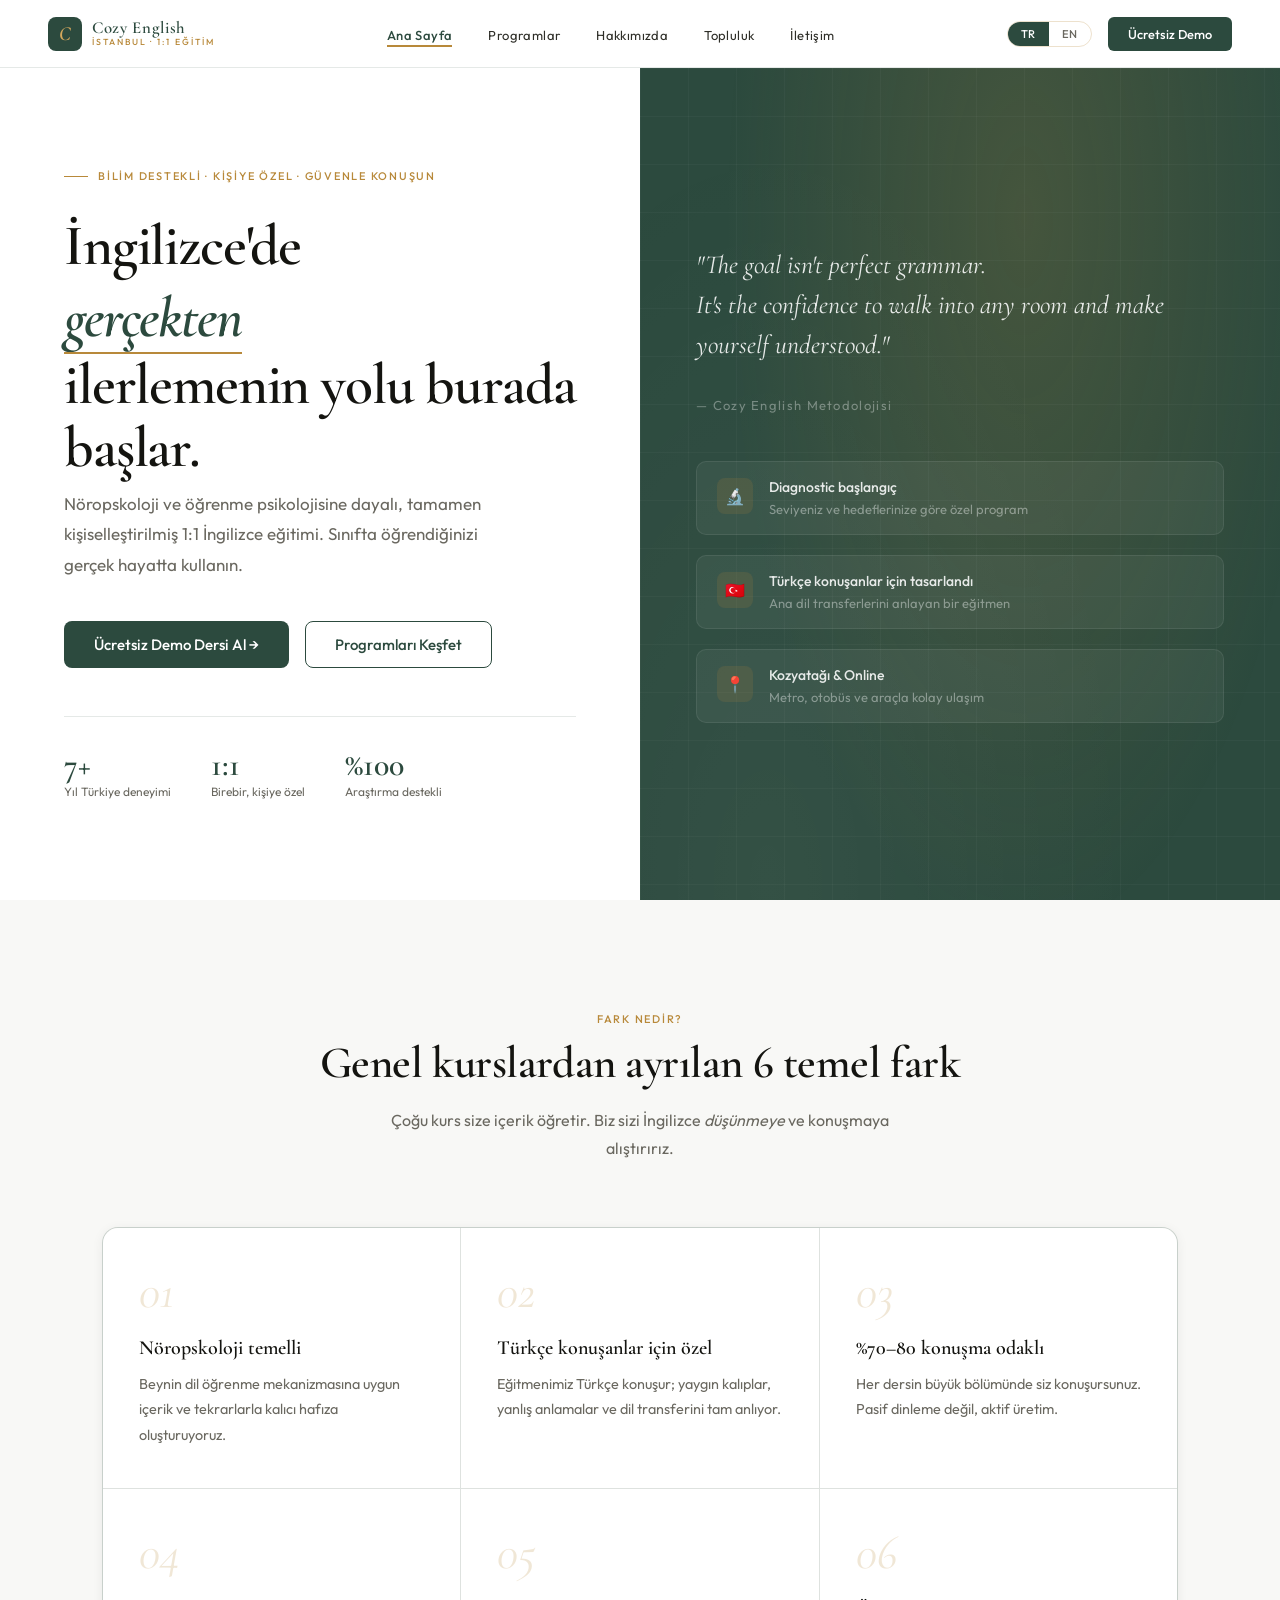
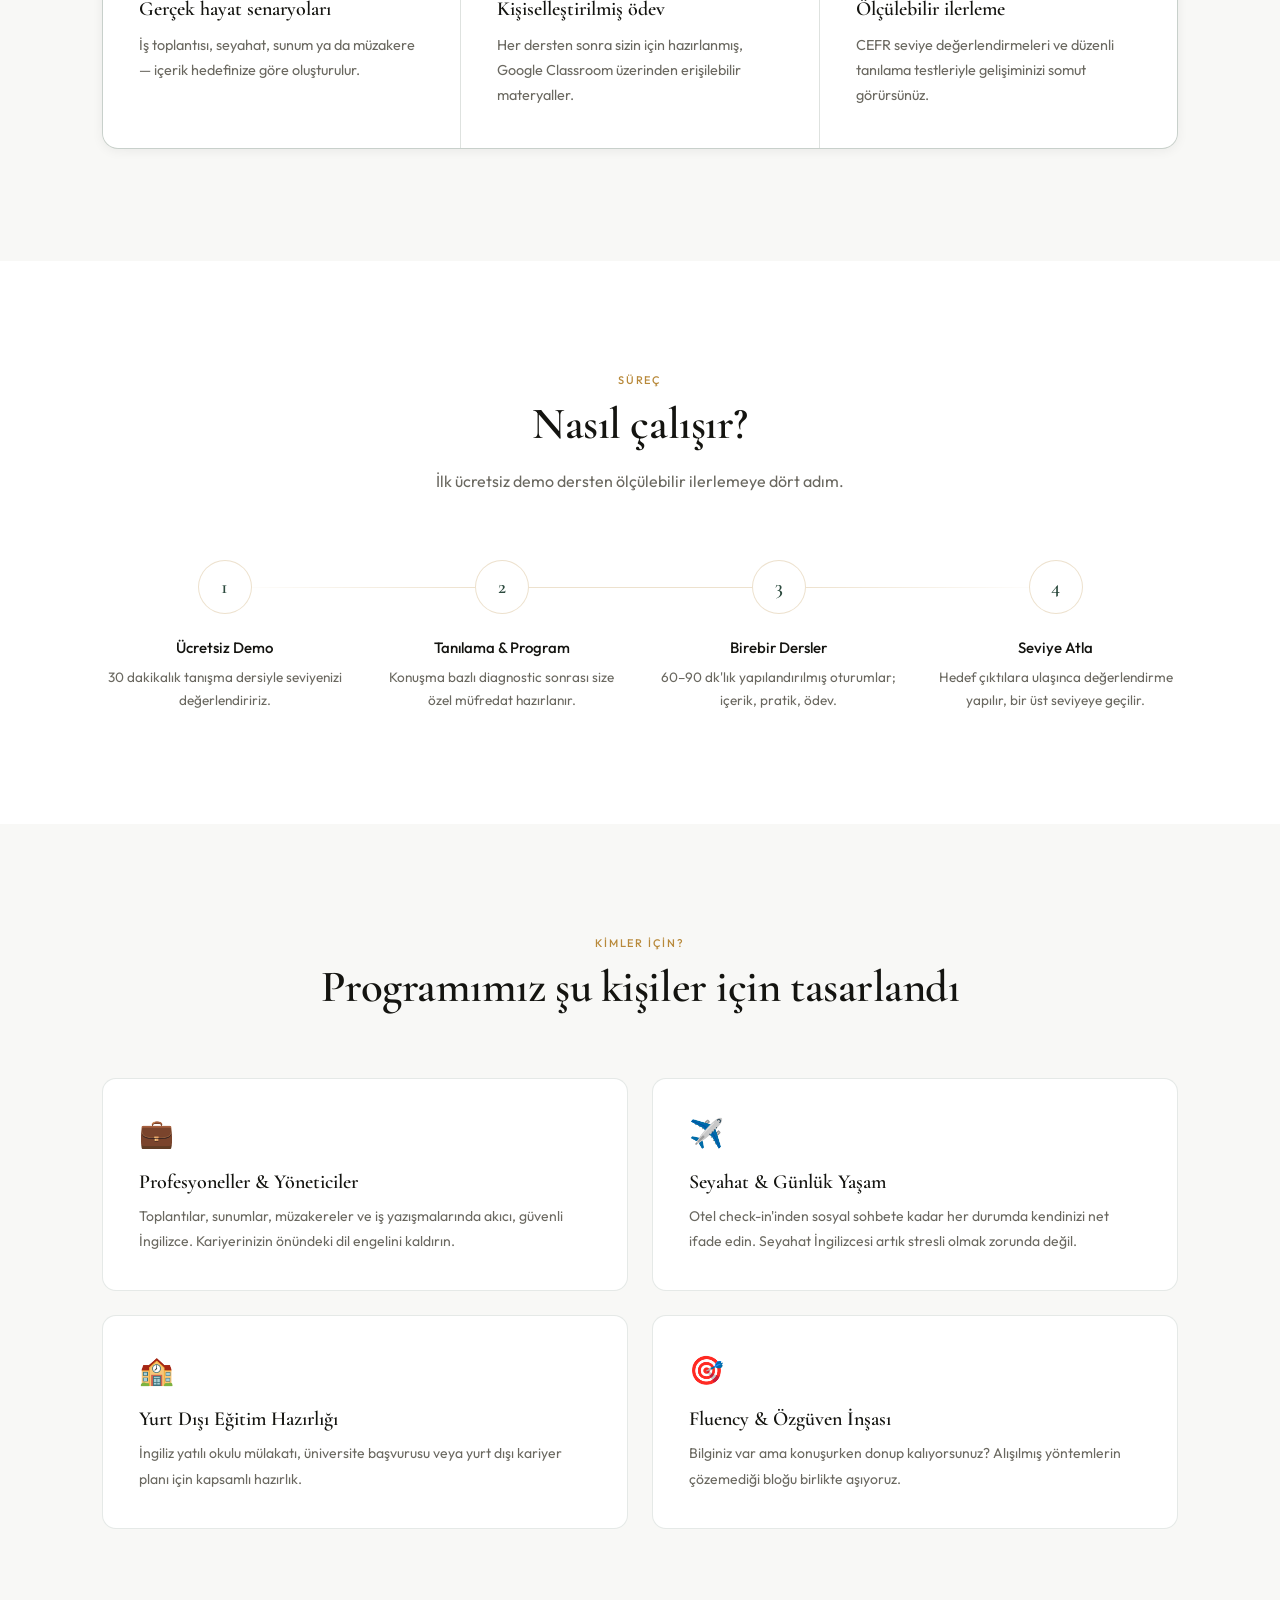
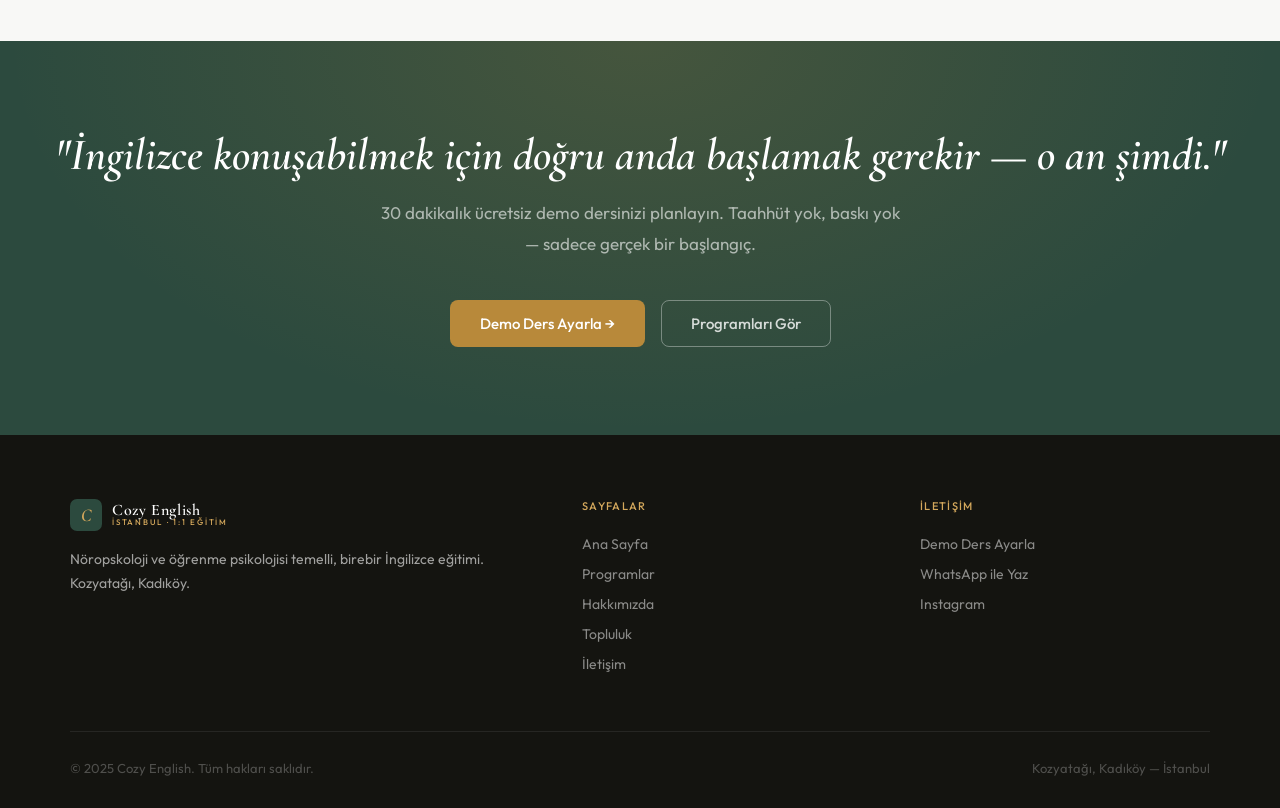
<file: index.html>
<!DOCTYPE html>
<html lang="tr">
<head>
  <meta charset="UTF-8" />
  <meta name="viewport" content="width=device-width, initial-scale=1.0" />
  <title>Cozy English — Bilimsel, Kişisel, Etkili</title>
  
  <!-- Favicon (your uploaded file) -->
  <link rel="icon" type="image/png" href="cozy-favicon.png" />
  
  <link rel="stylesheet" href="css/style.css" />
  <style>
    /* ── HERO ── */
    .hero {
      min-height: calc(100vh - 68px);
      display: grid;
      grid-template-columns: 1fr 1fr;
      overflow: hidden;
    }

    .hero-left {
      padding: 0 4rem 0 4rem;
      display: flex; flex-direction: column; justify-content: center;
      background: var(--white);
      position: relative; z-index: 1;
    }

    .hero-eyebrow {
      display: inline-flex; align-items: center; gap: 10px;
      font-size: 0.6875rem; font-weight: 500; letter-spacing: 0.16em;
      text-transform: uppercase; color: var(--gold);
      margin-bottom: 2rem;
      opacity: 0; animation: fadeSlideUp 0.6s 0.2s forwards;
    }

    .hero-eyebrow::before {
      content: ''; display: block;
      width: 24px; height: 1px; background: var(--gold);
    }

    .hero-title {
      font-family: 'Cormorant Garamond', serif;
      font-size: clamp(2.75rem, 4.5vw, 4rem);
      font-weight: 600; line-height: 1.1;
      color: var(--ink); letter-spacing: -0.02em;
      margin-bottom: 0.5rem;
      opacity: 0; animation: fadeSlideUp 0.7s 0.35s forwards;
    }

    .hero-title-italic {
      font-style: italic; color: var(--forest);
      display: block;
      position: relative; width: fit-content;
    }

    .hero-title-italic::after {
      content: '';
      position: absolute; bottom: -4px; left: 0;
      width: 0; height: 2px;
      background: var(--gold);
      transition: width 1.2s cubic-bezier(0.22,1,0.36,1) 1.1s;
    }

    .hero-title-italic.drawn::after { width: 100%; }

    .hero-title-3 {
      opacity: 0; animation: fadeSlideUp 0.7s 0.5s forwards;
    }

    .hero-subtitle {
      font-size: 1.0625rem; line-height: 1.8;
      color: var(--ink-light);
      max-width: 420px; margin-bottom: 2.5rem;
      opacity: 0; animation: fadeSlideUp 0.7s 0.65s forwards;
    }

    .hero-actions {
      display: flex; gap: 1rem; align-items: center; flex-wrap: wrap;
      opacity: 0; animation: fadeSlideUp 0.7s 0.8s forwards;
    }

    .hero-trust {
      margin-top: 3rem;
      padding-top: 2rem;
      border-top: 1px solid var(--border);
      display: flex; gap: 2.5rem; align-items: center; flex-wrap: wrap;
      opacity: 0; animation: fadeSlideUp 0.7s 1s forwards;
    }

    .trust-item { display: flex; flex-direction: column; }

    .trust-num {
      font-family: 'Cormorant Garamond', serif;
      font-size: 2rem; font-weight: 600;
      color: var(--forest); line-height: 1;
    }

    .trust-label { font-size: 0.75rem; color: var(--ink-light); margin-top: 3px; }

    /* ── HERO RIGHT — dark panel ── */
    .hero-right {
      background: var(--forest);
      position: relative; overflow: hidden;
      display: flex; flex-direction: column; justify-content: center;
    }

    .hero-parallax-bg {
      position: absolute; inset: -30% 0;
      background:
        radial-gradient(ellipse at 60% 30%, rgba(184,137,58,0.18) 0%, transparent 55%),
        radial-gradient(ellipse at 20% 80%, rgba(255,255,255,0.04) 0%, transparent 50%);
      will-change: transform;
    }

    .hero-grid-pattern {
      position: absolute; inset: 0;
      background-image:
        linear-gradient(rgba(255,255,255,0.03) 1px, transparent 1px),
        linear-gradient(90deg, rgba(255,255,255,0.03) 1px, transparent 1px);
      background-size: 48px 48px;
    }

    .hero-right-content {
      position: relative; z-index: 2;
      padding: 3.5rem;
    }

    .hero-quote {
      font-family: 'Cormorant Garamond', serif;
      font-size: 1.625rem; font-style: italic; font-weight: 400;
      color: rgba(255,255,255,0.88);
      line-height: 1.55; margin-bottom: 2rem;
    }

    .hero-quote-attr {
      font-size: 0.8125rem; color: rgba(255,255,255,0.35);
      letter-spacing: 0.1em; margin-bottom: 3rem;
    }

    .hero-features { display: flex; flex-direction: column; gap: 1.25rem; }

    .hero-feat {
      display: flex; align-items: flex-start; gap: 16px;
      padding: 1rem 1.25rem;
      background: rgba(255,255,255,0.05);
      border: 1px solid rgba(255,255,255,0.08);
      border-radius: 10px;
      transition: all 0.3s;
    }

    .hero-feat:hover {
      background: rgba(255,255,255,0.09);
      border-color: rgba(184,137,58,0.3);
      transform: translateX(4px);
    }

    .feat-icon {
      width: 36px; height: 36px; flex-shrink: 0;
      background: rgba(184,137,58,0.15);
      border-radius: 8px;
      display: flex; align-items: center; justify-content: center;
      font-size: 1rem;
    }

    .feat-text strong {
      display: block; font-size: 0.875rem; font-weight: 500;
      color: rgba(255,255,255,0.88); margin-bottom: 2px;
    }

    .feat-text span { font-size: 0.8125rem; color: rgba(255,255,255,0.4); }

    /* ── WHY SECTION ── */
    .why-section { padding: 7rem 0; background: var(--pearl); }

    .why-grid {
      display: grid; grid-template-columns: repeat(3, 1fr);
      gap: 1px;
      background: var(--border);
      border: 1px solid var(--border);
      border-radius: 16px; overflow: hidden;
      box-shadow: var(--shadow-sm);
    }

    .why-card {
      background: var(--white);
      padding: 2.5rem 2.25rem;
      transition: background 0.3s, transform 0.3s;
      position: relative; overflow: hidden;
    }

    .why-card::before {
      content: '';
      position: absolute; top: 0; left: 0; right: 0;
      height: 2px;
      background: var(--gold);
      transform: scaleX(0);
      transition: transform 0.4s cubic-bezier(0.22,1,0.36,1);
      transform-origin: left;
    }

    .why-card:hover { background: var(--pearl); }
    .why-card:hover::before { transform: scaleX(1); }

    .why-card-num {
      font-family: 'Cormorant Garamond', serif;
      font-size: 3rem; font-weight: 400; font-style: italic;
      color: var(--gold); opacity: 0.2;
      line-height: 1; margin-bottom: 1.25rem;
    }

    .why-card h3 {
      font-family: 'Cormorant Garamond', serif;
      font-size: 1.25rem; font-weight: 600;
      color: var(--ink); margin-bottom: 0.75rem;
    }

    .why-card p { font-size: 0.9rem; line-height: 1.75; color: var(--ink-light); }

    /* ── HOW IT WORKS ── */
    .how-section { padding: 7rem 0; background: var(--white); }

    .steps-row {
      display: grid; grid-template-columns: repeat(4, 1fr);
      gap: 2rem; position: relative;
    }

    .steps-row::before {
      content: '';
      position: absolute; top: 27px; left: 12%; right: 12%;
      height: 1px;
      background: linear-gradient(to right, transparent, var(--gold) 30%, var(--gold) 70%, transparent);
      opacity: 0.25;
    }

    .step { text-align: center; position: relative; z-index: 1; }

    .step-circle {
      width: 54px; height: 54px; border-radius: 50%;
      background: var(--white); border: 1.5px solid var(--border-gold);
      display: flex; align-items: center; justify-content: center;
      margin: 0 auto 1.5rem;
      font-family: 'Cormorant Garamond', serif;
      font-size: 1.25rem; font-weight: 600; color: var(--forest);
      transition: all 0.3s cubic-bezier(0.22,1,0.36,1);
    }

    .step:hover .step-circle {
      background: var(--forest); color: var(--white);
      border-color: var(--forest);
      transform: scale(1.08);
      box-shadow: 0 8px 24px rgba(44,74,62,0.25);
    }

    .step h4 { font-size: 0.9375rem; font-weight: 500; color: var(--ink); margin-bottom: 0.6rem; }
    .step p { font-size: 0.85rem; color: var(--ink-light); line-height: 1.7; }

    /* ── AUDIENCE ── */
    .audience-section { padding: 7rem 0; background: var(--pearl); }

    .audience-grid {
      display: grid; grid-template-columns: repeat(2, 1fr);
      gap: 1.5rem;
    }

    .aud-card {
      border: 1px solid var(--border);
      border-radius: 14px; padding: 2.25rem;
      background: var(--white);
      transition: all 0.3s cubic-bezier(0.22,1,0.36,1);
      position: relative; overflow: hidden;
    }

    .aud-card::after {
      content: '';
      position: absolute; bottom: 0; left: 0; right: 0;
      height: 3px;
      background: linear-gradient(to right, var(--forest), var(--gold));
      transform: scaleX(0); transform-origin: left;
      transition: transform 0.4s cubic-bezier(0.22,1,0.36,1);
    }

    .aud-card:hover {
      transform: translateY(-5px);
      box-shadow: var(--shadow-md);
      border-color: var(--border-gold);
    }

    .aud-card:hover::after { transform: scaleX(1); }

    .aud-icon { font-size: 1.75rem; margin-bottom: 1.25rem; }

    .aud-card h3 {
      font-family: 'Cormorant Garamond', serif;
      font-size: 1.25rem; font-weight: 600;
      color: var(--ink); margin-bottom: 0.625rem;
    }

    .aud-card p { font-size: 0.875rem; line-height: 1.8; color: var(--ink-light); }

    @keyframes fadeSlideUp {
      from { opacity: 0; transform: translateY(20px); }
      to { opacity: 1; transform: translateY(0); }
    }

    @media (max-width: 960px) {
      .hero { grid-template-columns: 1fr; min-height: auto; }
      .hero-left { padding: 4rem 1.5rem 3rem; }
      .hero-right { display: none; }
      .why-grid { grid-template-columns: 1fr; }
      .steps-row { grid-template-columns: repeat(2, 1fr); }
      .steps-row::before { display: none; }
      .audience-grid { grid-template-columns: 1fr; }
    }
  </style>
</head>
<body>

<!-- ── NAV ── -->
<nav>
  <a href="index.html" class="nav-logo">
    <div class="logo-mark"></div>
    <div class="logo-text">
      <span class="logo-text-top">Cozy English</span>
      <span class="logo-text-bottom">İstanbul · 1:1 Eğitim</span>
    </div>
  </a>
  <ul class="nav-links">
    <li><a href="index.html" data-i18n="nav_home">Ana Sayfa</a></li>
    <li><a href="programs.html" data-i18n="nav_programs">Programlar</a></li>
    <li><a href="about.html" data-i18n="nav_about">Hakkımızda</a></li>
    <li><a href="community.html" data-i18n="nav_community">Topluluk</a></li>
    <li><a href="contact.html" data-i18n="nav_contact">İletişim</a></li>
  </ul>
  <div class="nav-right">
    <div class="lang-toggle">
      <button class="lang-btn" data-lang="tr">TR</button>
      <button class="lang-btn" data-lang="en">EN</button>
    </div>
    <a href="contact.html" class="btn-nav" data-i18n="nav_cta">Ücretsiz Demo</a>
    <button class="hamburger" aria-label="Menü">
      <span></span><span></span><span></span>
    </button>
  </div>
</nav>

<!-- ── MOBILE MENU ── -->
<div class="mobile-menu">
  <a href="index.html" data-nav data-i18n="nav_home">Ana Sayfa</a>
  <a href="programs.html" data-nav data-i18n="nav_programs">Programlar</a>
  <a href="about.html" data-nav data-i18n="nav_about">Hakkımızda</a>
  <a href="community.html" data-nav data-i18n="nav_community">Topluluk</a>
  <a href="contact.html" data-nav data-i18n="nav_contact">İletişim</a>
  <div class="mobile-menu-bottom">
    <a href="contact.html" class="btn-primary" data-i18n="nav_cta">Ücretsiz Demo</a>
    <div class="lang-toggle">
      <button class="lang-btn" data-lang="tr">TR</button>
      <button class="lang-btn" data-lang="en">EN</button>
    </div>
  </div>
</div>

<div class="page-wrap">

  <!-- ── HERO ── -->
  <section class="hero">
    <div class="hero-left">
      <p class="hero-eyebrow" data-i18n="hero_eyebrow">Bilim Destekli · Kişiye Özel · Güvenle Konuşun</p>

      <h1 class="hero-title" data-i18n="hero_title_1">İngilizce'de</h1>
      <h1 class="hero-title" style="margin-bottom:0.25rem; animation-delay:0.42s; opacity:0; animation: fadeSlideUp 0.7s 0.42s forwards;">
        <span class="hero-title-italic" id="heroItalic" data-i18n="hero_title_2">gerçekten</span>
      </h1>
      <h1 class="hero-title hero-title-3" data-i18n="hero_title_3">ilerlemenin yolu burada başlar.</h1>

      <p class="hero-subtitle" data-i18n="hero_sub">
        Nöropskoloji ve öğrenme psikolojisine dayalı, tamamen kişiselleştirilmiş 1:1 İngilizce eğitimi. Sınıfta öğrendiğinizi gerçek hayatta kullanın.
      </p>

      <div class="hero-actions">
        <a href="contact.html" class="btn-primary" data-i18n="hero_cta1">Ücretsiz Demo Dersi Al →</a>
        <a href="programs.html" class="btn-secondary" data-i18n="hero_cta2">Programları Keşfet</a>
      </div>

      <div class="hero-trust">
        <div class="trust-item">
          <span class="trust-num" data-i18n="hero_stat1_num">7+</span>
          <span class="trust-label" data-i18n="hero_stat1_label">Yıl Türkiye deneyimi</span>
        </div>
        <div class="trust-item">
          <span class="trust-num" data-i18n="hero_stat2_num">1:1</span>
          <span class="trust-label" data-i18n="hero_stat2_label">Birebir, kişiye özel</span>
        </div>
        <div class="trust-item">
          <span class="trust-num" data-i18n="hero_stat3_num">%100</span>
          <span class="trust-label" data-i18n="hero_stat3_label">Araştırma destekli</span>
        </div>
      </div>
    </div>

    <div class="hero-right">
      <div class="hero-parallax-bg"></div>
      <div class="hero-grid-pattern"></div>
      <div class="hero-right-content">
        <p class="hero-quote">"The goal isn't perfect grammar.<br>It's the confidence to walk into any room and make yourself understood."</p>
        <p class="hero-quote-attr">— Cozy English Metodolojisi</p>

        <div class="hero-features">
          <div class="hero-feat">
            <div class="feat-icon">🔬</div>
            <div class="feat-text">
              <strong>Diagnostic başlangıç</strong>
              <span>Seviyeniz ve hedeflerinize göre özel program</span>
            </div>
          </div>
          <div class="hero-feat">
            <div class="feat-icon">🇹🇷</div>
            <div class="feat-text">
              <strong>Türkçe konuşanlar için tasarlandı</strong>
              <span>Ana dil transferlerini anlayan bir eğitmen</span>
            </div>
          </div>
          <div class="hero-feat">
            <div class="feat-icon">📍</div>
            <div class="feat-text">
              <strong>Kozyatağı & Online</strong>
              <span>Metro, otobüs ve araçla kolay ulaşım</span>
            </div>
          </div>
        </div>
      </div>
    </div>
  </section>

  <!-- ── WHY ── -->
  <section class="why-section">
    <div class="container">
      <div class="section-header reveal">
        <span class="section-label">Fark nedir?</span>
        <h2 class="section-title">Genel kurslardan ayrılan 6 temel fark</h2>
        <p class="section-sub">Çoğu kurs size içerik öğretir. Biz sizi İngilizce <em>düşünmeye</em> ve konuşmaya alıştırırız.</p>
      </div>
      <div class="why-grid">
        <div class="why-card reveal reveal-delay-1">
          <div class="why-card-num">01</div>
          <h3>Nöropskoloji temelli</h3>
          <p>Beynin dil öğrenme mekanizmasına uygun içerik ve tekrarlarla kalıcı hafıza oluşturuyoruz.</p>
        </div>
        <div class="why-card reveal reveal-delay-2">
          <div class="why-card-num">02</div>
          <h3>Türkçe konuşanlar için özel</h3>
          <p>Eğitmenimiz Türkçe konuşur; yaygın kalıplar, yanlış anlamalar ve dil transferini tam anlıyor.</p>
        </div>
        <div class="why-card reveal reveal-delay-3">
          <div class="why-card-num">03</div>
          <h3>%70–80 konuşma odaklı</h3>
          <p>Her dersin büyük bölümünde siz konuşursunuz. Pasif dinleme değil, aktif üretim.</p>
        </div>
        <div class="why-card reveal reveal-delay-1">
          <div class="why-card-num">04</div>
          <h3>Gerçek hayat senaryoları</h3>
          <p>İş toplantısı, seyahat, sunum ya da müzakere — içerik hedefinize göre oluşturulur.</p>
        </div>
        <div class="why-card reveal reveal-delay-2">
          <div class="why-card-num">05</div>
          <h3>Kişiselleştirilmiş ödev</h3>
          <p>Her dersten sonra sizin için hazırlanmış, Google Classroom üzerinden erişilebilir materyaller.</p>
        </div>
        <div class="why-card reveal reveal-delay-3">
          <div class="why-card-num">06</div>
          <h3>Ölçülebilir ilerleme</h3>
          <p>CEFR seviye değerlendirmeleri ve düzenli tanılama testleriyle gelişiminizi somut görürsünüz.</p>
        </div>
      </div>
    </div>
  </section>

  <!-- ── HOW IT WORKS ── -->
  <section class="how-section">
    <div class="container">
      <div class="section-header reveal">
        <span class="section-label">Süreç</span>
        <h2 class="section-title">Nasıl çalışır?</h2>
        <p class="section-sub">İlk ücretsiz demo dersten ölçülebilir ilerlemeye dört adım.</p>
      </div>
      <div class="steps-row">
        <div class="step reveal reveal-delay-1">
          <div class="step-circle">1</div>
          <h4>Ücretsiz Demo</h4>
          <p>30 dakikalık tanışma dersiyle seviyenizi değerlendiririz.</p>
        </div>
        <div class="step reveal reveal-delay-2">
          <div class="step-circle">2</div>
          <h4>Tanılama & Program</h4>
          <p>Konuşma bazlı diagnostic sonrası size özel müfredat hazırlanır.</p>
        </div>
        <div class="step reveal reveal-delay-3">
          <div class="step-circle">3</div>
          <h4>Birebir Dersler</h4>
          <p>60–90 dk'lık yapılandırılmış oturumlar; içerik, pratik, ödev.</p>
        </div>
        <div class="step reveal reveal-delay-4">
          <div class="step-circle">4</div>
          <h4>Seviye Atla</h4>
          <p>Hedef çıktılara ulaşınca değerlendirme yapılır, bir üst seviyeye geçilir.</p>
        </div>
      </div>
    </div>
  </section>

  <!-- ── AUDIENCE ── -->
  <section class="audience-section">
    <div class="container">
      <div class="section-header reveal">
        <span class="section-label">Kimler için?</span>
        <h2 class="section-title">Programımız şu kişiler için tasarlandı</h2>
      </div>
      <div class="audience-grid">
        <div class="aud-card reveal reveal-delay-1">
          <div class="aud-icon">💼</div>
          <h3>Profesyoneller & Yöneticiler</h3>
          <p>Toplantılar, sunumlar, müzakereler ve iş yazışmalarında akıcı, güvenli İngilizce. Kariyerinizin önündeki dil engelini kaldırın.</p>
        </div>
        <div class="aud-card reveal reveal-delay-2">
          <div class="aud-icon">✈️</div>
          <h3>Seyahat & Günlük Yaşam</h3>
          <p>Otel check-in'inden sosyal sohbete kadar her durumda kendinizi net ifade edin. Seyahat İngilizcesi artık stresli olmak zorunda değil.</p>
        </div>
        <div class="aud-card reveal reveal-delay-3">
          <div class="aud-icon">🏫</div>
          <h3>Yurt Dışı Eğitim Hazırlığı</h3>
          <p>İngiliz yatılı okulu mülakatı, üniversite başvurusu veya yurt dışı kariyer planı için kapsamlı hazırlık.</p>
        </div>
        <div class="aud-card reveal reveal-delay-4">
          <div class="aud-icon">🎯</div>
          <h3>Fluency & Özgüven İnşası</h3>
          <p>Bilginiz var ama konuşurken donup kalıyorsunuz? Alışılmış yöntemlerin çözemediği bloğu birlikte aşıyoruz.</p>
        </div>
      </div>
    </div>
  </section>

  <!-- ── CTA ── -->
  <section class="cta-band">
    <div class="cta-band-inner reveal">
      <h2>"İngilizce konuşabilmek için doğru anda başlamak gerekir — o an şimdi."</h2>
      <p>30 dakikalık ücretsiz demo dersinizi planlayın. Taahhüt yok, baskı yok — sadece gerçek bir başlangıç.</p>
      <div class="cta-band-actions">
        <a href="contact.html" class="btn-gold">Demo Ders Ayarla →</a>
        <a href="programs.html" class="btn-secondary" style="border-color:rgba(255,255,255,0.35);color:rgba(255,255,255,0.8);">Programları Gör</a>
      </div>
    </div>
  </section>

</div>

<!-- ── FOOTER ── -->
<footer>
  <div class="footer-inner">
    <div class="footer-brand">
      <div class="footer-logo">
        <div class="footer-logo-mark"></div>
        <div class="logo-text">
          <span class="footer-logo-text-top">Cozy English</span>
          <span class="footer-logo-text-bottom">İstanbul · 1:1 Eğitim</span>
        </div>
      </div>
      <p>Nöropskoloji ve öğrenme psikolojisi temelli, birebir İngilizce eğitimi. Kozyatağı, Kadıköy.</p>
    </div>
    <div class="footer-col">
      <h4>Sayfalar</h4>
      <ul>
        <li><a href="index.html">Ana Sayfa</a></li>
        <li><a href="programs.html">Programlar</a></li>
        <li><a href="about.html">Hakkımızda</a></li>
        <li><a href="community.html">Topluluk</a></li>
        <li><a href="contact.html">İletişim</a></li>
      </ul>
    </div>
    <div class="footer-col">
      <h4>İletişim</h4>
      <ul>
        <li><a href="contact.html">Demo Ders Ayarla</a></li>
        <li><a href="https://wa.me/90XXXXXXXXXX" target="_blank" rel="noopener">WhatsApp ile Yaz</a></li>
        <li><a href="https://instagram.com/" target="_blank" rel="noopener">Instagram</a></li>
      </ul>
    </div>
  </div>
  <div class="footer-bottom">
    <span data-i18n="footer_copy">© 2025 Cozy English. Tüm hakları saklıdır.</span>
    <span data-i18n="footer_location">Kozyatağı, Kadıköy — İstanbul</span>
  </div>
</footer>

<script src="js/main.js"></script>
<script>
  // Hero italic line animation trigger
  window.addEventListener('load', () => {
    const el = document.getElementById('heroItalic');
    if (el) setTimeout(() => el.classList.add('drawn'), 900);
  });
</script>
</body>
</html>
</file>
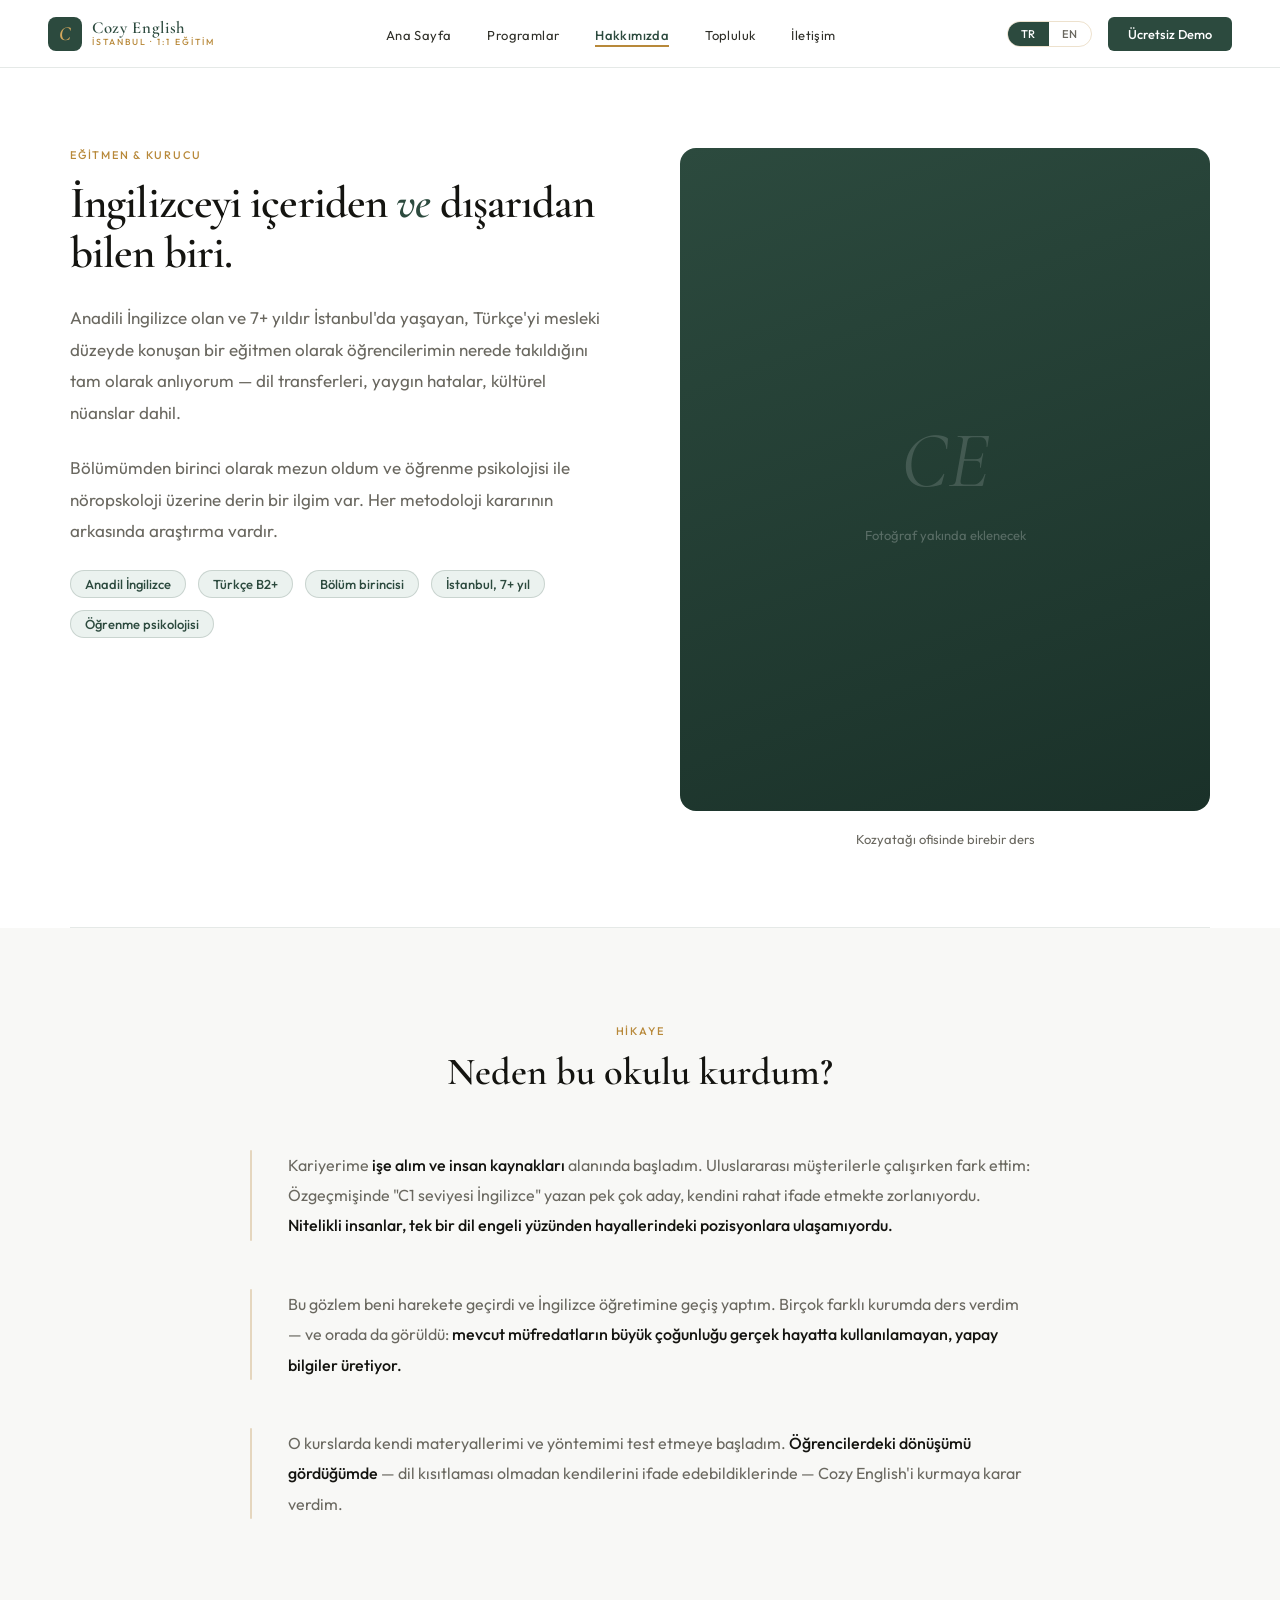
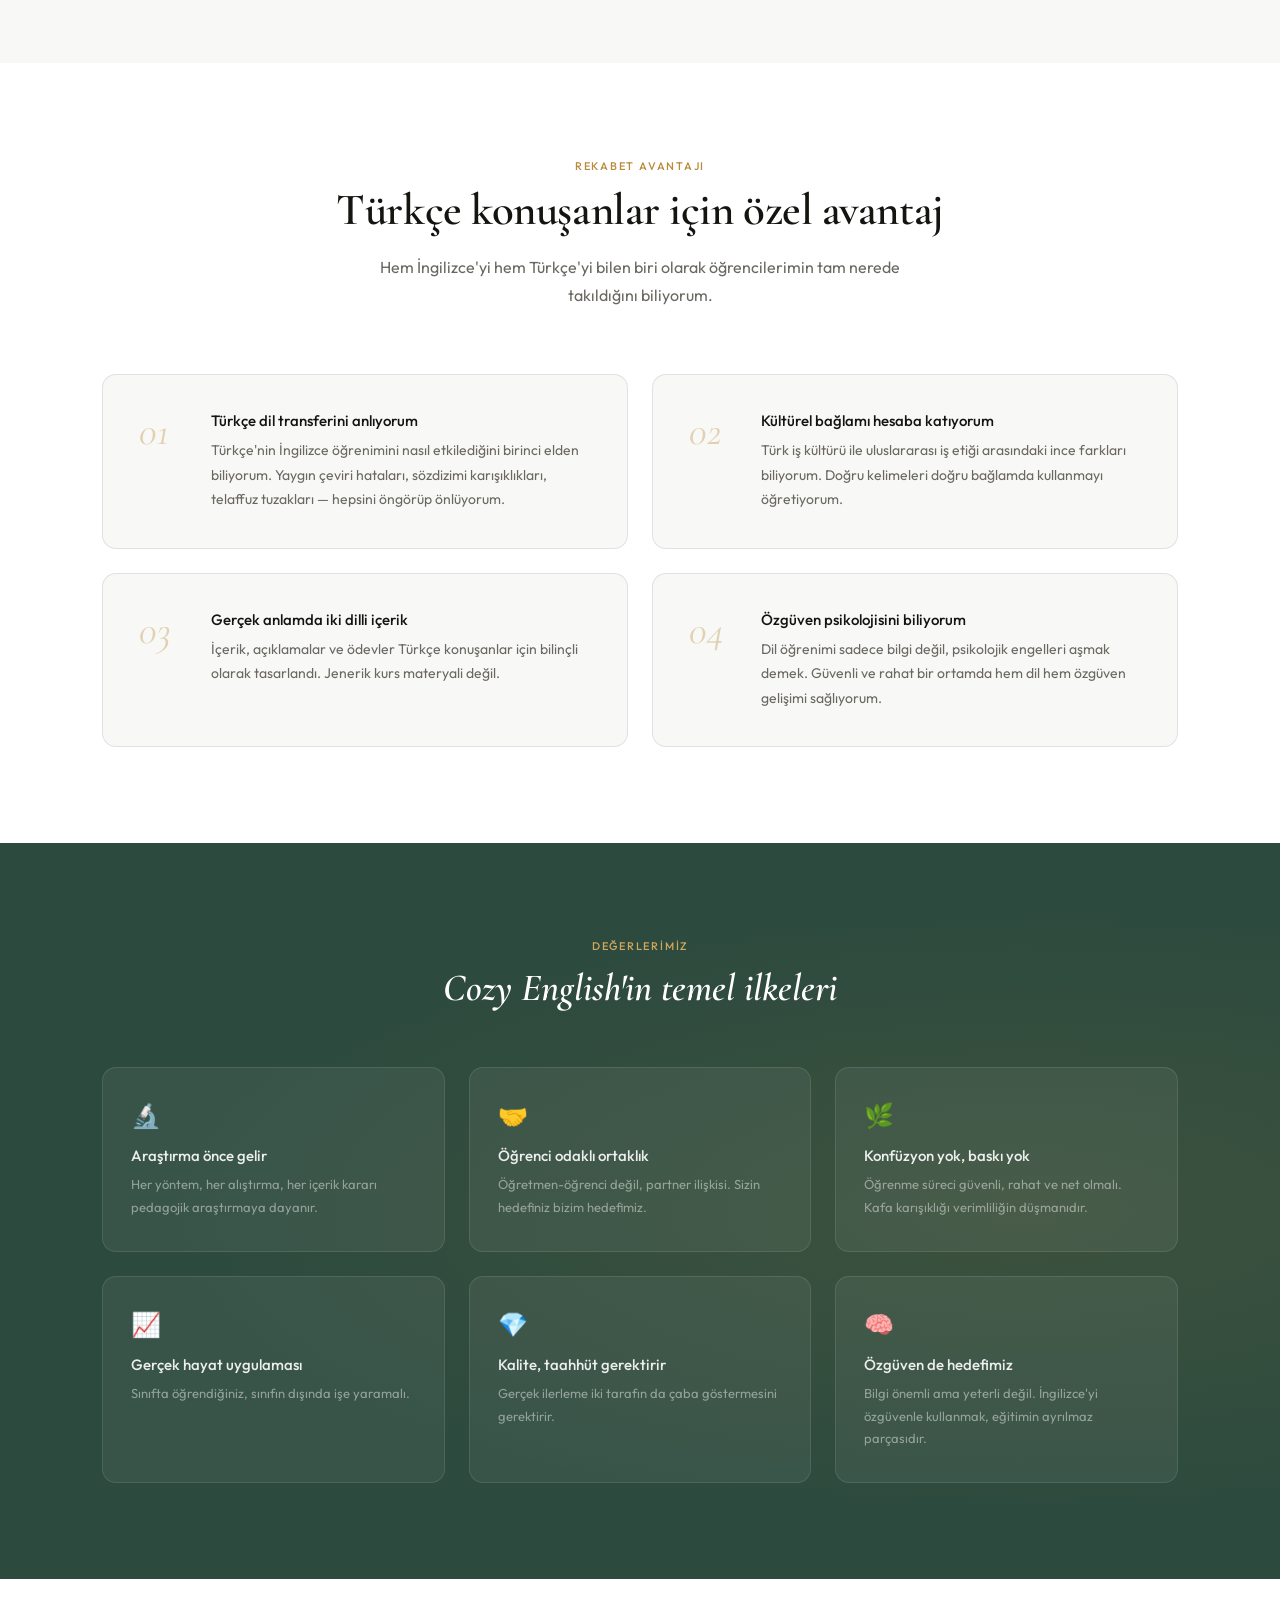
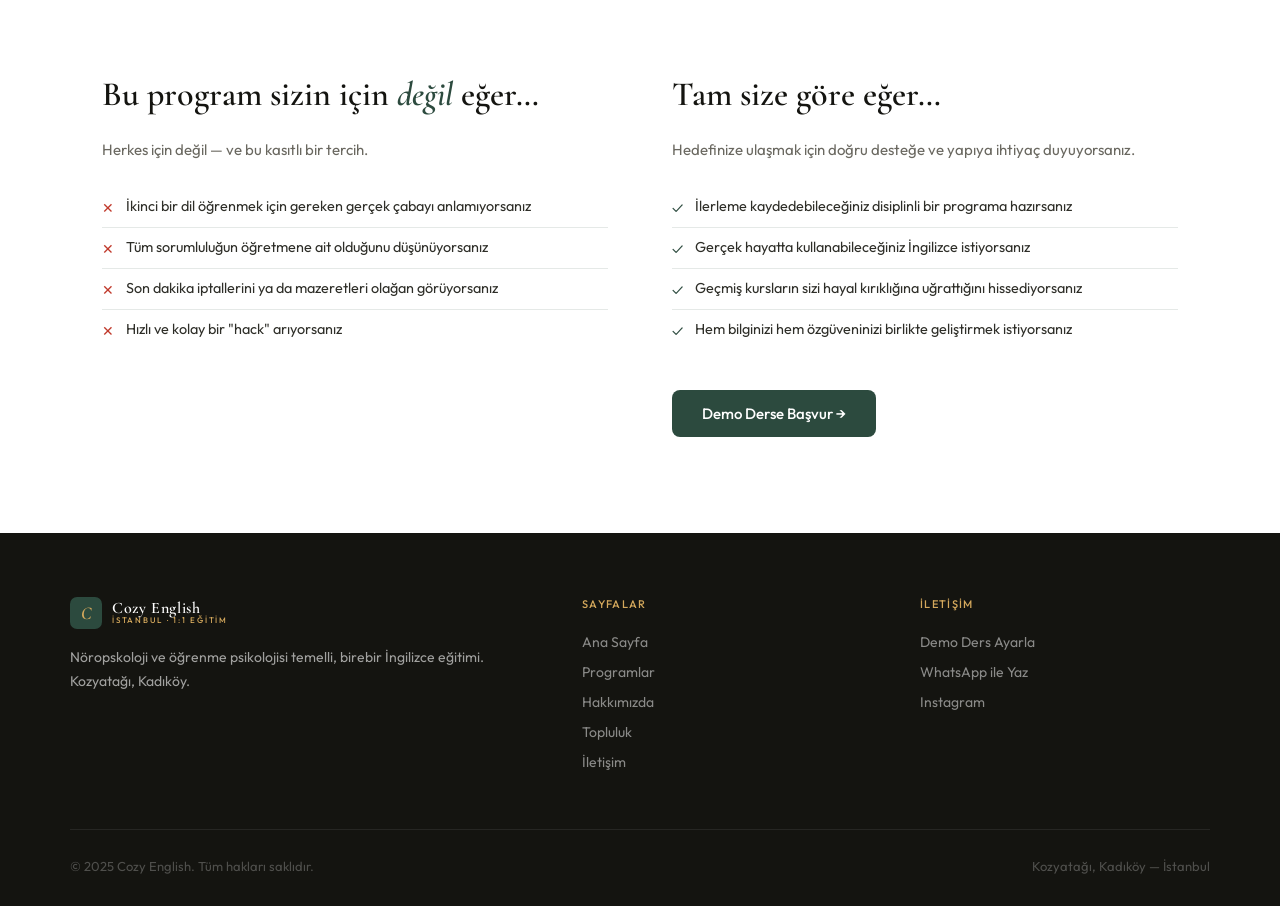
<file: about.html>
<!DOCTYPE html>
<html lang="tr">
<head>
  <meta charset="UTF-8" />
  <meta name="viewport" content="width=device-width, initial-scale=1.0" />
  <title>Hakkımızda — Cozy English</title>
  <link rel="stylesheet" href="css/style.css" />
  <style>
    .about-hero { padding: 5rem 2rem 0; background: var(--white); }
    .about-hero-inner {
      max-width: 1140px; margin: 0 auto;
      display: grid; grid-template-columns: 1fr 1fr;
      gap: 5rem; align-items: start; padding-bottom: 5rem;
      border-bottom: 1px solid var(--border);
    }
    .about-eyebrow { font-size: 0.6875rem; font-weight: 500; letter-spacing: 0.16em; text-transform: uppercase; color: var(--gold); margin-bottom: 1rem; display: block; }
    .about-hero h1 {
      font-family: 'Cormorant Garamond', serif;
      font-size: clamp(2.25rem, 3.5vw, 3.25rem); font-weight: 600; line-height: 1.12;
      color: var(--ink); letter-spacing: -0.02em; margin-bottom: 1.5rem;
    }
    .about-hero h1 em { font-style: italic; color: var(--forest); }
    .about-lead { font-size: 1.0625rem; line-height: 1.85; color: var(--ink-light); margin-bottom: 1.5rem; }
    .credential-row { display: flex; flex-wrap: wrap; gap: 0.75rem; margin-top: 1.5rem; }
    .cred-tag {
      background: var(--forest-pale); color: var(--forest);
      border: 1px solid rgba(44,74,62,0.18);
      border-radius: 20px; font-size: 0.8125rem; font-weight: 500;
      padding: 5px 14px; transition: all 0.2s;
    }
    .cred-tag:hover { background: var(--forest); color: var(--white); }

    .about-photo-wrap { position: sticky; top: 88px; }
    .about-photo {
      background: var(--forest); border-radius: 16px;
      aspect-ratio: 4/5; overflow: hidden; position: relative;
    }
    .photo-placeholder {
      width: 100%; height: 100%;
      display: flex; flex-direction: column;
      align-items: center; justify-content: center;
      background: linear-gradient(160deg, var(--forest) 0%, #1a3129 100%);
    }
    .photo-initials {
      font-family: 'Cormorant Garamond', serif;
      font-size: 5rem; font-weight: 400; font-style: italic;
      color: rgba(255,255,255,0.15); margin-bottom: 1rem;
    }
    .photo-note { font-size: 0.8125rem; color: rgba(255,255,255,0.25); text-align: center; padding: 0 2rem; line-height: 1.6; }
    .about-caption { margin-top: 1.25rem; font-size: 0.8125rem; color: var(--ink-light); text-align: center; }

    /* Story */
    .story-section { padding: 6rem 0; background: var(--pearl); }
    .story-inner { max-width: 780px; margin: 0 auto; }
    .story-inner .section-label { text-align: center; }
    .story-inner h2 {
      font-family: 'Cormorant Garamond', serif;
      font-size: clamp(1.875rem, 3vw, 2.5rem); font-weight: 600;
      color: var(--ink); line-height: 1.15; text-align: center; margin-bottom: 3.5rem;
    }
    .story-block { display: grid; grid-template-columns: 2px 1fr; gap: 2.25rem; margin-bottom: 3rem; }
    .story-line { background: var(--gold); opacity: 0.3; border-radius: 2px; }
    .story-text { font-size: 1rem; line-height: 1.9; color: var(--ink-light); }
    .story-text strong { color: var(--ink); font-weight: 500; }

    /* Edge */
    .edge-section { padding: 6rem 0; background: var(--white); }
    .edge-grid { display: grid; grid-template-columns: repeat(2, 1fr); gap: 1.5rem; }
    .edge-card {
      background: var(--pearl); border: 1px solid var(--border);
      border-radius: 14px; padding: 2.25rem;
      display: grid; grid-template-columns: 52px 1fr;
      gap: 1.25rem; align-items: start; transition: all 0.3s;
    }
    .edge-card:hover { border-color: var(--border-gold); box-shadow: var(--shadow-md); transform: translateY(-3px); }
    .edge-num {
      font-family: 'Cormorant Garamond', serif;
      font-size: 2.5rem; font-weight: 400; font-style: italic;
      color: var(--gold); opacity: 0.35; line-height: 1;
    }
    .edge-card h4 { font-size: 0.9375rem; font-weight: 500; color: var(--ink); margin-bottom: 0.5rem; }
    .edge-card p { font-size: 0.875rem; line-height: 1.75; color: var(--ink-light); }

    /* Values */
    .values-section { padding: 6rem 0; background: var(--forest); position: relative; overflow: hidden; }
    .values-section::before {
      content: ''; position: absolute; inset: 0;
      background: radial-gradient(ellipse at 80% 50%, rgba(184,137,58,0.12) 0%, transparent 60%);
    }
    .values-inner { position: relative; z-index: 1; }
    .values-section .section-label { color: var(--gold-light); text-align: center; }
    .values-section h2 {
      font-family: 'Cormorant Garamond', serif;
      font-size: clamp(1.875rem, 3vw, 2.5rem); font-weight: 600; font-style: italic;
      color: var(--white); text-align: center; margin-bottom: 3.5rem;
    }
    .values-grid { display: grid; grid-template-columns: repeat(3, 1fr); gap: 1.5rem; }
    .value-card {
      background: rgba(255,255,255,0.06); border: 1px solid rgba(255,255,255,0.1);
      border-radius: 14px; padding: 2rem 1.75rem;
      transition: all 0.3s;
    }
    .value-card:hover { background: rgba(255,255,255,0.1); border-color: rgba(184,137,58,0.3); transform: translateY(-3px); }
    .value-icon { font-size: 1.5rem; margin-bottom: 1rem; }
    .value-card h4 { font-size: 0.9375rem; font-weight: 500; color: rgba(255,255,255,0.9); margin-bottom: 0.5rem; }
    .value-card p { font-size: 0.8125rem; line-height: 1.75; color: rgba(255,255,255,0.45); }

    /* For / Not for */
    .notfor-section { padding: 6rem 0; background: var(--white); }
    .notfor-inner { display: grid; grid-template-columns: 1fr 1fr; gap: 4rem; align-items: start; }
    .notfor-inner h2 {
      font-family: 'Cormorant Garamond', serif;
      font-size: 2.125rem; font-weight: 600; color: var(--ink); line-height: 1.2; margin-bottom: 1.25rem;
    }
    .notfor-inner > div > p { font-size: 0.9375rem; line-height: 1.8; color: var(--ink-light); margin-bottom: 1.5rem; }
    .notfor-list, .for-list { list-style: none; }
    .notfor-list li, .for-list li {
      font-size: 0.9rem; color: var(--ink-mid);
      padding: 10px 0; border-bottom: 1px solid var(--border);
      display: flex; align-items: flex-start; gap: 12px;
    }
    .notfor-list li:last-child, .for-list li:last-child { border-bottom: none; }
    .x { color: #c0392b; flex-shrink: 0; margin-top: 2px; }
    .check { color: var(--forest); flex-shrink: 0; margin-top: 2px; }

    @media (max-width: 900px) {
      .about-hero-inner { grid-template-columns: 1fr; gap: 2.5rem; }
      .about-photo-wrap { position: static; }
      .edge-grid { grid-template-columns: 1fr; }
      .values-grid { grid-template-columns: 1fr; }
      .notfor-inner { grid-template-columns: 1fr; gap: 2.5rem; }
    }
  </style>
</head>
<body>

<nav>
  <a href="index.html" class="nav-logo">
    <div class="logo-mark"></div>
    <div class="logo-text">
      <span class="logo-text-top">Cozy English</span>
      <span class="logo-text-bottom">İstanbul · 1:1 Eğitim</span>
    </div>
  </a>
  <ul class="nav-links">
    <li><a href="index.html" data-i18n="nav_home">Ana Sayfa</a></li>
    <li><a href="programs.html" data-i18n="nav_programs">Programlar</a></li>
    <li><a href="about.html" data-i18n="nav_about">Hakkımızda</a></li>
    <li><a href="community.html" data-i18n="nav_community">Topluluk</a></li>
    <li><a href="contact.html" data-i18n="nav_contact">İletişim</a></li>
  </ul>
  <div class="nav-right">
    <div class="lang-toggle">
      <button class="lang-btn" data-lang="tr">TR</button>
      <button class="lang-btn" data-lang="en">EN</button>
    </div>
    <a href="contact.html" class="btn-nav" data-i18n="nav_cta">Ücretsiz Demo</a>
    <button class="hamburger" aria-label="Menü"><span></span><span></span><span></span></button>
  </div>
</nav>

<div class="mobile-menu">
  <a href="index.html" data-nav data-i18n="nav_home">Ana Sayfa</a>
  <a href="programs.html" data-nav data-i18n="nav_programs">Programlar</a>
  <a href="about.html" data-nav data-i18n="nav_about">Hakkımızda</a>
  <a href="community.html" data-nav data-i18n="nav_community">Topluluk</a>
  <a href="contact.html" data-nav data-i18n="nav_contact">İletişim</a>
  <div class="mobile-menu-bottom">
    <a href="contact.html" class="btn-primary">Ücretsiz Demo</a>
    <div class="lang-toggle">
      <button class="lang-btn" data-lang="tr">TR</button>
      <button class="lang-btn" data-lang="en">EN</button>
    </div>
  </div>
</div>

<div class="page-wrap">

  <section class="about-hero">
    <div class="about-hero-inner">
      <div class="reveal">
        <span class="about-eyebrow">Eğitmen & Kurucu</span>
        <h1>İngilizceyi içeriden <em>ve</em> dışarıdan bilen biri.</h1>
        <p class="about-lead">Anadili İngilizce olan ve 7+ yıldır İstanbul'da yaşayan, Türkçe'yi mesleki düzeyde konuşan bir eğitmen olarak öğrencilerimin nerede takıldığını tam olarak anlıyorum — dil transferleri, yaygın hatalar, kültürel nüanslar dahil.</p>
        <p class="about-lead">Bölümümden birinci olarak mezun oldum ve öğrenme psikolojisi ile nöropskoloji üzerine derin bir ilgim var. Her metodoloji kararının arkasında araştırma vardır.</p>
        <div class="credential-row">
          <span class="cred-tag">Anadil İngilizce</span>
          <span class="cred-tag">Türkçe B2+</span>
          <span class="cred-tag">Bölüm birincisi</span>
          <span class="cred-tag">İstanbul, 7+ yıl</span>
          <span class="cred-tag">Öğrenme psikolojisi</span>
        </div>
      </div>
      <div class="about-photo-wrap reveal reveal-delay-2">
        <div class="about-photo">
          <div class="photo-placeholder">
            <div class="photo-initials">CE</div>
            <p class="photo-note">Fotoğraf yakında eklenecek</p>
          </div>
        </div>
        <p class="about-caption">Kozyatağı ofisinde birebir ders</p>
      </div>
    </div>
  </section>

  <section class="story-section">
    <div class="container">
      <div class="story-inner">
        <span class="section-label">Hikaye</span>
        <h2 class="reveal">Neden bu okulu kurdum?</h2>
        <div class="story-block reveal">
          <div class="story-line"></div>
          <p class="story-text">Kariyerime <strong>işe alım ve insan kaynakları</strong> alanında başladım. Uluslararası müşterilerle çalışırken fark ettim: Özgeçmişinde "C1 seviyesi İngilizce" yazan pek çok aday, kendini rahat ifade etmekte zorlanıyordu. <strong>Nitelikli insanlar, tek bir dil engeli yüzünden hayallerindeki pozisyonlara ulaşamıyordu.</strong></p>
        </div>
        <div class="story-block reveal">
          <div class="story-line"></div>
          <p class="story-text">Bu gözlem beni harekete geçirdi ve İngilizce öğretimine geçiş yaptım. Birçok farklı kurumda ders verdim — ve orada da görüldü: <strong>mevcut müfredatların büyük çoğunluğu gerçek hayatta kullanılamayan, yapay bilgiler üretiyor.</strong></p>
        </div>
        <div class="story-block reveal">
          <div class="story-line"></div>
          <p class="story-text">O kurslarda kendi materyallerimi ve yöntemimi test etmeye başladım. <strong>Öğrencilerdeki dönüşümü gördüğümde</strong> — dil kısıtlaması olmadan kendilerini ifade edebildiklerinde — Cozy English'i kurmaya karar verdim.</p>
        </div>
      </div>
    </div>
  </section>

  <section class="edge-section">
    <div class="container">
      <div class="section-header reveal">
        <span class="section-label">Rekabet avantajı</span>
        <h2 class="section-title">Türkçe konuşanlar için özel avantaj</h2>
        <p class="section-sub">Hem İngilizce'yi hem Türkçe'yi bilen biri olarak öğrencilerimin tam nerede takıldığını biliyorum.</p>
      </div>
      <div class="edge-grid">
        <div class="edge-card reveal reveal-delay-1">
          <div class="edge-num">01</div>
          <div><h4>Türkçe dil transferini anlıyorum</h4><p>Türkçe'nin İngilizce öğrenimini nasıl etkilediğini birinci elden biliyorum. Yaygın çeviri hataları, sözdizimi karışıklıkları, telaffuz tuzakları — hepsini öngörüp önlüyorum.</p></div>
        </div>
        <div class="edge-card reveal reveal-delay-2">
          <div class="edge-num">02</div>
          <div><h4>Kültürel bağlamı hesaba katıyorum</h4><p>Türk iş kültürü ile uluslararası iş etiği arasındaki ince farkları biliyorum. Doğru kelimeleri doğru bağlamda kullanmayı öğretiyorum.</p></div>
        </div>
        <div class="edge-card reveal reveal-delay-3">
          <div class="edge-num">03</div>
          <div><h4>Gerçek anlamda iki dilli içerik</h4><p>İçerik, açıklamalar ve ödevler Türkçe konuşanlar için bilinçli olarak tasarlandı. Jenerik kurs materyali değil.</p></div>
        </div>
        <div class="edge-card reveal reveal-delay-4">
          <div class="edge-num">04</div>
          <div><h4>Özgüven psikolojisini biliyorum</h4><p>Dil öğrenimi sadece bilgi değil, psikolojik engelleri aşmak demek. Güvenli ve rahat bir ortamda hem dil hem özgüven gelişimi sağlıyorum.</p></div>
        </div>
      </div>
    </div>
  </section>

  <section class="values-section">
    <div class="container values-inner">
      <span class="section-label">Değerlerimiz</span>
      <h2 class="reveal">Cozy English'in temel ilkeleri</h2>
      <div class="values-grid">
        <div class="value-card reveal reveal-delay-1"><div class="value-icon">🔬</div><h4>Araştırma önce gelir</h4><p>Her yöntem, her alıştırma, her içerik kararı pedagojik araştırmaya dayanır.</p></div>
        <div class="value-card reveal reveal-delay-2"><div class="value-icon">🤝</div><h4>Öğrenci odaklı ortaklık</h4><p>Öğretmen-öğrenci değil, partner ilişkisi. Sizin hedefiniz bizim hedefimiz.</p></div>
        <div class="value-card reveal reveal-delay-3"><div class="value-icon">🌿</div><h4>Konfüzyon yok, baskı yok</h4><p>Öğrenme süreci güvenli, rahat ve net olmalı. Kafa karışıklığı verimliliğin düşmanıdır.</p></div>
        <div class="value-card reveal reveal-delay-1"><div class="value-icon">📈</div><h4>Gerçek hayat uygulaması</h4><p>Sınıfta öğrendiğiniz, sınıfın dışında işe yaramalı.</p></div>
        <div class="value-card reveal reveal-delay-2"><div class="value-icon">💎</div><h4>Kalite, taahhüt gerektirir</h4><p>Gerçek ilerleme iki tarafın da çaba göstermesini gerektirir.</p></div>
        <div class="value-card reveal reveal-delay-3"><div class="value-icon">🧠</div><h4>Özgüven de hedefimiz</h4><p>Bilgi önemli ama yeterli değil. İngilizce'yi özgüvenle kullanmak, eğitimin ayrılmaz parçasıdır.</p></div>
      </div>
    </div>
  </section>

  <section class="notfor-section">
    <div class="container">
      <div class="notfor-inner">
        <div class="reveal">
          <h2>Bu program sizin için <em style="font-style:italic;color:var(--forest);">değil</em> eğer…</h2>
          <p>Herkes için değil — ve bu kasıtlı bir tercih.</p>
          <ul class="notfor-list">
            <li><span class="x">✕</span><span>İkinci bir dil öğrenmek için gereken gerçek çabayı anlamıyorsanız</span></li>
            <li><span class="x">✕</span><span>Tüm sorumluluğun öğretmene ait olduğunu düşünüyorsanız</span></li>
            <li><span class="x">✕</span><span>Son dakika iptallerini ya da mazeretleri olağan görüyorsanız</span></li>
            <li><span class="x">✕</span><span>Hızlı ve kolay bir "hack" arıyorsanız</span></li>
          </ul>
        </div>
        <div class="reveal reveal-delay-2">
          <h2>Tam size göre eğer…</h2>
          <p>Hedefinize ulaşmak için doğru desteğe ve yapıya ihtiyaç duyuyorsanız.</p>
          <ul class="for-list">
            <li><span class="check">✓</span><span>İlerleme kaydedebileceğiniz disiplinli bir programa hazırsanız</span></li>
            <li><span class="check">✓</span><span>Gerçek hayatta kullanabileceğiniz İngilizce istiyorsanız</span></li>
            <li><span class="check">✓</span><span>Geçmiş kursların sizi hayal kırıklığına uğrattığını hissediyorsanız</span></li>
            <li><span class="check">✓</span><span>Hem bilginizi hem özgüveninizi birlikte geliştirmek istiyorsanız</span></li>
          </ul>
          <div style="margin-top:2.5rem;">
            <a href="contact.html" class="btn-primary">Demo Derse Başvur →</a>
          </div>
        </div>
      </div>
    </div>
  </section>

</div>

<footer>
  <div class="footer-inner">
    <div class="footer-brand">
      <div class="footer-logo">
        <div class="footer-logo-mark"></div>
        <div class="logo-text">
          <span class="footer-logo-text-top">Cozy English</span>
          <span class="footer-logo-text-bottom">İstanbul · 1:1 Eğitim</span>
        </div>
      </div>
      <p>Nöropskoloji ve öğrenme psikolojisi temelli, birebir İngilizce eğitimi. Kozyatağı, Kadıköy.</p>
    </div>
    <div class="footer-col">
      <h4>Sayfalar</h4>
      <ul>
        <li><a href="index.html">Ana Sayfa</a></li>
        <li><a href="programs.html">Programlar</a></li>
        <li><a href="about.html">Hakkımızda</a></li>
        <li><a href="community.html">Topluluk</a></li>
        <li><a href="contact.html">İletişim</a></li>
      </ul>
    </div>
    <div class="footer-col">
      <h4>İletişim</h4>
      <ul>
        <li><a href="contact.html">Demo Ders Ayarla</a></li>
        <li><a href="https://wa.me/90XXXXXXXXXX" target="_blank" rel="noopener">WhatsApp ile Yaz</a></li>
        <li><a href="https://instagram.com/" target="_blank" rel="noopener">Instagram</a></li>
      </ul>
    </div>
  </div>
  <div class="footer-bottom">
    <span>© 2025 Cozy English. Tüm hakları saklıdır.</span>
    <span>Kozyatağı, Kadıköy — İstanbul</span>
  </div>
</footer>

<script src="js/main.js"></script>
</body>
</html>
</file>
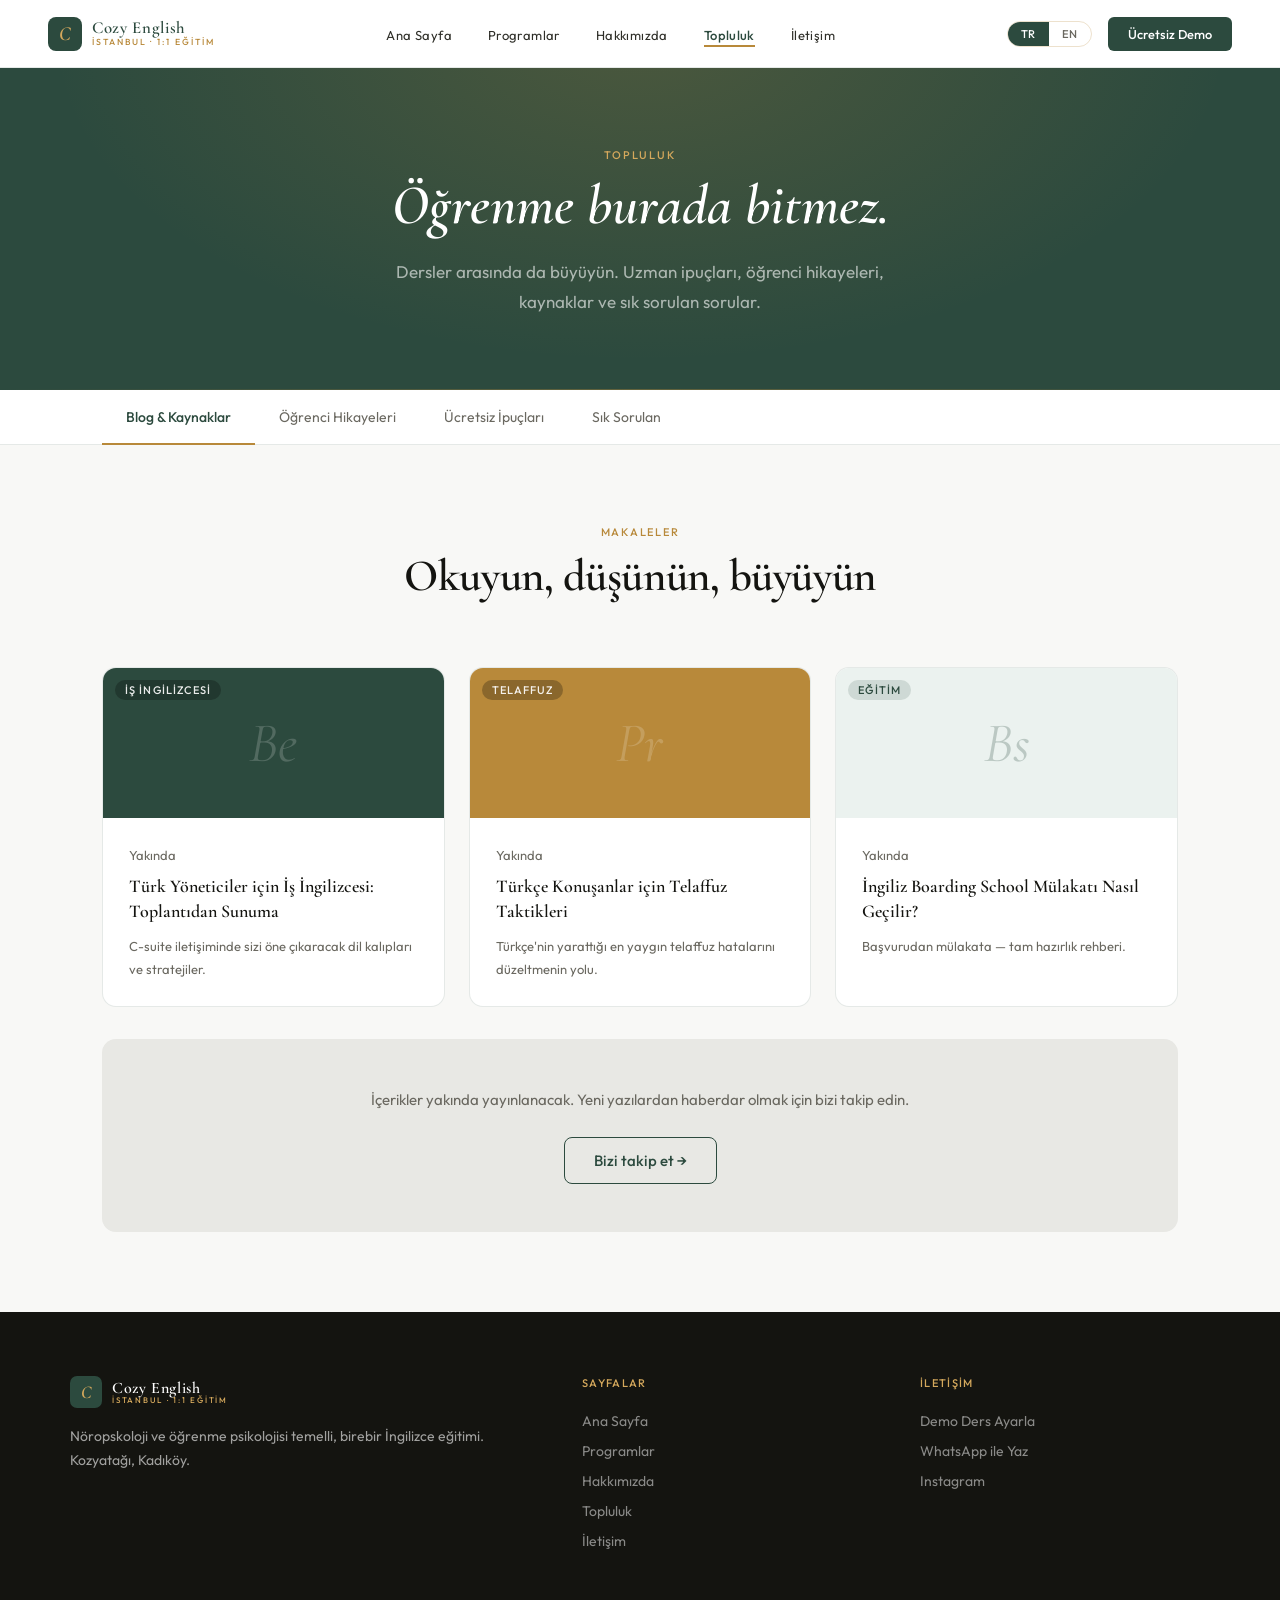
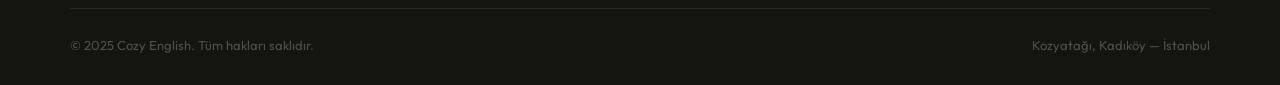
<file: community.html>
<!DOCTYPE html>
<html lang="tr">
<head>
  <meta charset="UTF-8" />
  <meta name="viewport" content="width=device-width, initial-scale=1.0" />
  <title>Topluluk — Cozy English</title>
  <link rel="stylesheet" href="css/style.css" />
  <style>
    .tab-bar { background: var(--white); border-bottom: 1px solid var(--border); position: sticky; top: 68px; z-index: 50; }
    .tab-bar-inner { max-width: 1140px; margin: 0 auto; display: flex; padding: 0 2rem; }
    .tab-btn {
      padding: 1.1rem 1.5rem; background: none; border: none;
      font-family: 'Outfit', sans-serif; font-size: 0.875rem; font-weight: 400;
      color: var(--ink-light); cursor: pointer;
      border-bottom: 2px solid transparent; transition: all 0.25s; margin-bottom: -1px;
    }
    .tab-btn:hover { color: var(--forest); }
    .tab-btn.active { color: var(--forest); font-weight: 500; border-bottom-color: var(--gold); }

    .tab-panel { display: none; }
    .tab-panel.active { display: block; }

    /* Blog */
    .blog-section { padding: 5rem 0; background: var(--pearl); }
    .blog-grid { display: grid; grid-template-columns: repeat(3, 1fr); gap: 1.5rem; }
    .blog-card {
      background: var(--white); border: 1px solid var(--border);
      border-radius: 14px; overflow: hidden; transition: all 0.3s cubic-bezier(0.22,1,0.36,1);
    }
    .blog-card:hover { transform: translateY(-5px); box-shadow: var(--shadow-lg); border-color: var(--border-gold); }
    .blog-card-img {
      height: 150px; background: var(--forest);
      display: flex; align-items: center; justify-content: center;
      position: relative; overflow: hidden;
    }
    .blog-card-img.gold { background: var(--gold); }
    .blog-card-img.light { background: var(--forest-pale); }
    .blog-card-img-text {
      font-family: 'Cormorant Garamond', serif;
      font-size: 3.5rem; font-style: italic; color: rgba(255,255,255,0.18);
    }
    .blog-tag {
      position: absolute; top: 12px; left: 12px;
      background: rgba(0,0,0,0.25); color: rgba(255,255,255,0.9);
      font-size: 0.6875rem; font-weight: 500; letter-spacing: 0.1em; text-transform: uppercase;
      padding: 3px 10px; border-radius: 20px;
    }
    .blog-body { padding: 1.625rem; }
    .blog-meta { font-size: 0.75rem; color: var(--ink-light); margin-bottom: 0.5rem; }
    .blog-card h3 {
      font-family: 'Cormorant Garamond', serif;
      font-size: 1.125rem; font-weight: 600; color: var(--ink); line-height: 1.35; margin-bottom: 0.75rem;
    }
    .blog-card p { font-size: 0.8125rem; line-height: 1.75; color: var(--ink-light); }
    .blog-soon { text-align: center; padding: 3rem; background: var(--pearl-dark); border-radius: 14px; margin-top: 2rem; }
    .blog-soon p { font-size: 0.9375rem; color: var(--ink-light); line-height: 1.7; }

    /* Testimonials */
    .testi-section { padding: 5rem 0; background: var(--pearl); }
    .testi-grid { display: grid; grid-template-columns: repeat(2, 1fr); gap: 1.5rem; }
    .testi-card {
      background: var(--white); border: 1px solid var(--border);
      border-radius: 14px; padding: 2.25rem; transition: all 0.3s;
    }
    .testi-card:hover { border-color: var(--border-gold); box-shadow: var(--shadow-md); }
    .testi-quote {
      font-family: 'Cormorant Garamond', serif;
      font-size: 3rem; font-style: italic; color: var(--gold); opacity: 0.3; line-height: 1; margin-bottom: 0.75rem;
    }
    .testi-text { font-size: 0.9375rem; line-height: 1.8; color: var(--ink-mid); margin-bottom: 1.75rem; font-style: italic; }
    .testi-author { display: flex; align-items: center; gap: 12px; }
    .testi-avatar {
      width: 42px; height: 42px; border-radius: 50%;
      background: var(--forest-pale); display: flex; align-items: center; justify-content: center;
      font-family: 'Cormorant Garamond', serif; font-size: 0.9rem; font-weight: 600; color: var(--forest);
    }
    .testi-name { font-size: 0.875rem; font-weight: 500; color: var(--ink); }
    .testi-role { font-size: 0.8125rem; color: var(--ink-light); margin-top: 1px; }

    /* Tips */
    .tips-section { padding: 5rem 0; background: var(--pearl); }
    .tips-grid { display: grid; grid-template-columns: repeat(2, 1fr); gap: 1.5rem; }
    .tip-card {
      background: var(--white); border: 1px solid var(--border);
      border-radius: 14px; padding: 2.25rem; transition: all 0.3s;
    }
    .tip-card:hover { border-color: var(--border-gold); box-shadow: var(--shadow-md); transform: translateY(-3px); }
    .tip-label {
      display: inline-block; background: var(--forest-pale); color: var(--forest);
      font-size: 0.6875rem; font-weight: 500; letter-spacing: 0.1em; text-transform: uppercase;
      padding: 3px 12px; border-radius: 20px; margin-bottom: 1rem;
    }
    .tip-label.gold { background: var(--gold-pale); color: var(--gold); }
    .tip-card h3 {
      font-family: 'Cormorant Garamond', serif;
      font-size: 1.2rem; font-weight: 600; color: var(--ink); margin-bottom: 0.75rem; line-height: 1.3;
    }
    .tip-card p { font-size: 0.875rem; line-height: 1.8; color: var(--ink-light); }
    .tip-card ul { margin-top: 0.875rem; padding-left: 1.25rem; }
    .tip-card li { font-size: 0.875rem; line-height: 1.75; color: var(--ink-light); margin-bottom: 4px; }

    /* FAQ */
    .faq-section { padding: 5rem 0; background: var(--pearl); }
    .faq-list { max-width: 760px; margin: 0 auto; }
    .faq-item { border-bottom: 1px solid var(--border); }
    .faq-question {
      display: flex; justify-content: space-between; align-items: center;
      padding: 1.375rem 0; cursor: pointer;
      font-size: 0.9375rem; font-weight: 500; color: var(--ink);
      background: none; border: none; width: 100%; text-align: left;
      font-family: 'Outfit', sans-serif; gap: 1rem; transition: color 0.2s;
    }
    .faq-question:hover { color: var(--forest); }
    .faq-icon {
      width: 24px; height: 24px; border-radius: 50%;
      border: 1.5px solid var(--border-gold);
      display: flex; align-items: center; justify-content: center;
      font-size: 1rem; color: var(--ink-light); flex-shrink: 0; transition: all 0.25s;
    }
    .faq-item.open .faq-icon { background: var(--forest); border-color: var(--forest); color: var(--white); }
    .faq-answer { max-height: 0; overflow: hidden; transition: max-height 0.4s cubic-bezier(0.22,1,0.36,1); }
    .faq-item.open .faq-answer { max-height: 400px; }
    .faq-answer p { font-size: 0.9rem; line-height: 1.85; color: var(--ink-light); padding-bottom: 1.375rem; }

    @media (max-width: 900px) {
      .blog-grid, .testi-grid, .tips-grid { grid-template-columns: 1fr; }
      .tab-btn { padding: 1rem 0.875rem; font-size: 0.8125rem; }
    }
  </style>
</head>
<body>

<nav>
  <a href="index.html" class="nav-logo">
    <div class="logo-mark"></div>
    <div class="logo-text">
      <span class="logo-text-top">Cozy English</span>
      <span class="logo-text-bottom">İstanbul · 1:1 Eğitim</span>
    </div>
  </a>
  <ul class="nav-links">
    <li><a href="index.html" data-i18n="nav_home">Ana Sayfa</a></li>
    <li><a href="programs.html" data-i18n="nav_programs">Programlar</a></li>
    <li><a href="about.html" data-i18n="nav_about">Hakkımızda</a></li>
    <li><a href="community.html" data-i18n="nav_community">Topluluk</a></li>
    <li><a href="contact.html" data-i18n="nav_contact">İletişim</a></li>
  </ul>
  <div class="nav-right">
    <div class="lang-toggle">
      <button class="lang-btn" data-lang="tr">TR</button>
      <button class="lang-btn" data-lang="en">EN</button>
    </div>
    <a href="contact.html" class="btn-nav" data-i18n="nav_cta">Ücretsiz Demo</a>
    <button class="hamburger" aria-label="Menü"><span></span><span></span><span></span></button>
  </div>
</nav>

<div class="mobile-menu">
  <a href="index.html" data-nav data-i18n="nav_home">Ana Sayfa</a>
  <a href="programs.html" data-nav data-i18n="nav_programs">Programlar</a>
  <a href="about.html" data-nav data-i18n="nav_about">Hakkımızda</a>
  <a href="community.html" data-nav data-i18n="nav_community">Topluluk</a>
  <a href="contact.html" data-nav data-i18n="nav_contact">İletişim</a>
  <div class="mobile-menu-bottom">
    <a href="contact.html" class="btn-primary">Ücretsiz Demo</a>
    <div class="lang-toggle">
      <button class="lang-btn" data-lang="tr">TR</button>
      <button class="lang-btn" data-lang="en">EN</button>
    </div>
  </div>
</div>

<div class="page-wrap">
  <div class="page-hero">
    <div class="page-hero-inner">
      <span class="section-label">Topluluk</span>
      <h1>Öğrenme burada bitmez.</h1>
      <p>Dersler arasında da büyüyün. Uzman ipuçları, öğrenci hikayeleri, kaynaklar ve sık sorulan sorular.</p>
    </div>
  </div>

  <div class="tab-bar">
    <div class="tab-bar-inner">
      <button class="tab-btn active" data-tab="blog">Blog & Kaynaklar</button>
      <button class="tab-btn" data-tab="testimonials">Öğrenci Hikayeleri</button>
      <button class="tab-btn" data-tab="tips">Ücretsiz İpuçları</button>
      <button class="tab-btn" data-tab="faq">Sık Sorulan</button>
    </div>
  </div>

  <div id="panel-blog" class="tab-panel active">
    <section class="blog-section">
      <div class="container">
        <div class="section-header reveal">
          <span class="section-label">Makaleler</span>
          <h2 class="section-title">Okuyun, düşünün, büyüyün</h2>
        </div>
        <div class="blog-grid">
          <div class="blog-card reveal reveal-delay-1">
            <div class="blog-card-img"><span class="blog-card-img-text">Be</span><span class="blog-tag">İş İngilizcesi</span></div>
            <div class="blog-body"><p class="blog-meta">Yakında</p><h3>Türk Yöneticiler için İş İngilizcesi: Toplantıdan Sunuma</h3><p>C-suite iletişiminde sizi öne çıkaracak dil kalıpları ve stratejiler.</p></div>
          </div>
          <div class="blog-card reveal reveal-delay-2">
            <div class="blog-card-img gold"><span class="blog-card-img-text">Pr</span><span class="blog-tag">Telaffuz</span></div>
            <div class="blog-body"><p class="blog-meta">Yakında</p><h3>Türkçe Konuşanlar için Telaffuz Taktikleri</h3><p>Türkçe'nin yarattığı en yaygın telaffuz hatalarını düzeltmenin yolu.</p></div>
          </div>
          <div class="blog-card reveal reveal-delay-3">
            <div class="blog-card-img light"><span class="blog-card-img-text" style="color:rgba(44,74,62,0.25);">Bs</span><span class="blog-tag" style="background:rgba(44,74,62,0.15);color:var(--forest);">Eğitim</span></div>
            <div class="blog-body"><p class="blog-meta">Yakında</p><h3>İngiliz Boarding School Mülakatı Nasıl Geçilir?</h3><p>Başvurudan mülakata — tam hazırlık rehberi.</p></div>
          </div>
        </div>
        <div class="blog-soon reveal">
          <p>İçerikler yakında yayınlanacak. Yeni yazılardan haberdar olmak için bizi takip edin.</p>
          <div style="margin-top:1.5rem;"><a href="contact.html" class="btn-secondary">Bizi takip et →</a></div>
        </div>
      </div>
    </section>
  </div>

  <div id="panel-testimonials" class="tab-panel">
    <section class="testi-section">
      <div class="container">
        <div class="section-header reveal">
          <span class="section-label">Öğrenci hikayeleri</span>
          <h2 class="section-title">Gerçek dönüşümler</h2>
        </div>
        <div class="testi-grid">
          <div class="testi-card reveal reveal-delay-1">
            <div class="testi-quote">"</div>
            <p class="testi-text">Yıllardır kurs kurs dolaştım ama hiçbiri işe yaramadı. Cozy English ile ilk kez sınıf dışında da İngilizce konuşabildiğimi fark ettim.</p>
            <div class="testi-author"><div class="testi-avatar">AK</div><div><p class="testi-name">Yakında paylaşılacak</p><p class="testi-role">Öğrenci yorumları ekleniyor</p></div></div>
          </div>
          <div class="testi-card reveal reveal-delay-2">
            <div class="testi-quote">"</div>
            <p class="testi-text">Sunum öncesi paniğim artık yok. Müdürlerime İngilizce sunum yaparken kendimden emin hissediyorum.</p>
            <div class="testi-author"><div class="testi-avatar">MY</div><div><p class="testi-name">Yakında paylaşılacak</p><p class="testi-role">Öğrenci yorumları ekleniyor</p></div></div>
          </div>
        </div>
        <div class="blog-soon reveal" style="margin-top:2rem;">
          <p>Öğrenci yorumları çok yakında burada olacak. Siz de kendi başarı hikayenizi yazmak ister misiniz?</p>
          <div style="margin-top:1.5rem;"><a href="contact.html" class="btn-primary">Demo Ders Al →</a></div>
        </div>
      </div>
    </section>
  </div>

  <div id="panel-tips" class="tab-panel">
    <section class="tips-section">
      <div class="container">
        <div class="section-header reveal">
          <span class="section-label">Ücretsiz ipuçları</span>
          <h2 class="section-title">Derslerde en çok öğrettiğimizden</h2>
          <p class="section-sub">Hemen uygulayabileceğiniz, araştırma destekli pratik ipuçları.</p>
        </div>
        <div class="tips-grid">
          <div class="tip-card reveal reveal-delay-1">
            <span class="tip-label">Konuşma</span>
            <h3>Bir sonraki İngilizce toplantıya nasıl hazırlanırsınız?</h3>
            <p>Toplantıdan önce söyleyeceklerinizi Türkçe değil, İngilizce düşünerek hazırlayın. Sadece 10 dakika bu hazırlık akıcılığınızı dramatik biçimde artırır.</p>
            <ul><li>3–5 anahtar cümleyi önceden prova edin</li><li>"I'd like to add…" gibi köprü ifadeleri kullanın</li><li>Bilmediğiniz kelimeyi tarif etmekten çekinmeyin</li></ul>
          </div>
          <div class="tip-card reveal reveal-delay-2">
            <span class="tip-label gold">Telaffuz</span>
            <h3>Türkçe konuşanların en sık yaptığı telaffuz hatası</h3>
            <p>İngilizce'de sesli harfler Türkçe'den çok farklı. Özellikle "a" sesi ve /ɪ/ vs /iː/ ayrımı büyük fark yaratır. Günde 5 dakika sesli okuma bunun çözümü.</p>
            <ul><li>"ship" vs "sheep" gibi minimal çiftler çalışın</li><li>Kendi sesinizi kaydedin ve dinleyin</li><li>Vurgu yanlış yerdeyse anlam değişir</li></ul>
          </div>
          <div class="tip-card reveal reveal-delay-3">
            <span class="tip-label">Kelime Bilgisi</span>
            <h3>Kelime ezberlemek neden işe yaramaz?</h3>
            <p>Beyin kelimeleri bağlam içinde öğrenir. İzole liste ezberlemek kısa vadede işe yarasa da uzun vadede unutulur. Bunun yerine cümle içinde öğrenin.</p>
            <ul><li>Her yeni kelimeyi 3 farklı cümlede kullanın</li><li>Günlük hayatınızla bağlantı kurun</li><li>Spaced repetition uygulamaları kullanın</li></ul>
          </div>
          <div class="tip-card reveal reveal-delay-4">
            <span class="tip-label">Özgüven</span>
            <h3>Konuşurken donup kalıyorsanız — işte nedeni</h3>
            <p>Dil kaygısı gerçek bir psikolojik durum. Beyniniz "hata yapma" baskısıyla donar. Çözüm mükemmeli beklemek değil, konuşmak.</p>
            <ul><li>Hatayı düzeltmek için durmayın, devam edin</li><li>"Mükemmel" düşmanı "yeterince iyi"dir</li><li>Güvenli ortamda pratik, kaygıyı azaltır</li></ul>
          </div>
        </div>
      </div>
    </section>
  </div>

  <div id="panel-faq" class="tab-panel">
    <section class="faq-section">
      <div class="container">
        <div class="section-header reveal">
          <span class="section-label">Sık sorulan sorular</span>
          <h2 class="section-title">Aklınızdaki sorular</h2>
        </div>
        <div class="faq-list">
          <div class="faq-item reveal">
            <button class="faq-question"><span>Demo ders gerçekten ücretsiz mi?</span><span class="faq-icon">+</span></button>
            <div class="faq-answer"><p>Evet, tamamen ücretsiz ve taahhütsüz. 30 dakikalık demo dersinde seviyenizi değerlendiriyor, hedeflerinizi konuşuyor ve size uygun programı belirliyoruz.</p></div>
          </div>
          <div class="faq-item reveal">
            <button class="faq-question"><span>Fiyatlar nasıl belirleniyor?</span><span class="faq-icon">+</span></button>
            <div class="faq-answer"><p>Fiyatlandırma, demo dersin ardından programınıza, sıklığınıza ve hedeflerinize göre belirleniyor. Ödeme paket bazlı yapılıyor. Fiyatları doğrudan demo dersinde konuşuyoruz.</p></div>
          </div>
          <div class="faq-item reveal">
            <button class="faq-question"><span>Dersler online mı, yüz yüze mi?</span><span class="faq-icon">+</span></button>
            <div class="faq-answer"><p>Her ikisi de mümkün. Kozyatağı, Kadıköy ofisinde yüz yüze ders yapabilirsiniz. Tamamen online veya hibrit seçeneği de sunuyoruz.</p></div>
          </div>
          <div class="faq-item reveal">
            <button class="faq-question"><span>Hangi İngilizce seviyesinden başlayabilirim?</span><span class="faq-icon">+</span></button>
            <div class="faq-answer"><p>Her seviyeden. Başlangıç seviyesinden ileri seviyeye kadar çalışıyoruz. Diagnostic sınavla tam seviyeniz belirleniyor ve program ona göre oluşturuluyor.</p></div>
          </div>
          <div class="faq-item reveal">
            <button class="faq-question"><span>Ders iptali nasıl yapılıyor?</span><span class="faq-icon">+</span></button>
            <div class="faq-answer"><p>Belirli koşullar altında ders iptali veya erteleme yapılabilir. Detaylı iptal politikası demo dersinde paylaşılıyor.</p></div>
          </div>
          <div class="faq-item reveal">
            <button class="faq-question"><span>Ne kadar sürede ilerleme göreceğim?</span><span class="faq-icon">+</span></button>
            <div class="faq-answer"><p>Haftalık ders sıklığına ve ödev tamamlamaya bağlı olarak çoğu öğrenci 6–8 hafta içinde somut gelişim hissediyor. CEFR seviye testleriyle ilerlemeniz ölçülüyor.</p></div>
          </div>
          <div class="faq-item reveal">
            <button class="faq-question"><span>Grup dersi veriyor musunuz?</span><span class="faq-icon">+</span></button>
            <div class="faq-answer"><p>Hayır. Cozy English yalnızca birebir, 1:1 dersler veriyor. Kişiselleştirilmiş program ve maksimum konuşma pratiği ancak bu şekilde mümkün.</p></div>
          </div>
        </div>
      </div>
    </section>
  </div>

</div>

<footer>
  <div class="footer-inner">
    <div class="footer-brand">
      <div class="footer-logo">
        <div class="footer-logo-mark"></div>
        <div class="logo-text">
          <span class="footer-logo-text-top">Cozy English</span>
          <span class="footer-logo-text-bottom">İstanbul · 1:1 Eğitim</span>
        </div>
      </div>
      <p>Nöropskoloji ve öğrenme psikolojisi temelli, birebir İngilizce eğitimi. Kozyatağı, Kadıköy.</p>
    </div>
    <div class="footer-col"><h4>Sayfalar</h4><ul><li><a href="index.html">Ana Sayfa</a></li><li><a href="programs.html">Programlar</a></li><li><a href="about.html">Hakkımızda</a></li><li><a href="community.html">Topluluk</a></li><li><a href="contact.html">İletişim</a></li></ul></div>
    <div class="footer-col"><h4>İletişim</h4><ul><li><a href="contact.html">Demo Ders Ayarla</a></li><li><a href="https://wa.me/90XXXXXXXXXX" target="_blank" rel="noopener">WhatsApp ile Yaz</a></li><li><a href="https://instagram.com/" target="_blank" rel="noopener">Instagram</a></li></ul></div>
  </div>
  <div class="footer-bottom"><span>© 2025 Cozy English. Tüm hakları saklıdır.</span><span>Kozyatağı, Kadıköy — İstanbul</span></div>
</footer>

<script src="js/main.js"></script>
<script>
  // Tabs
  document.querySelectorAll('.tab-btn').forEach(btn => {
    btn.addEventListener('click', () => {
      document.querySelectorAll('.tab-btn').forEach(b => b.classList.remove('active'));
      document.querySelectorAll('.tab-panel').forEach(p => p.classList.remove('active'));
      btn.classList.add('active');
      document.getElementById('panel-' + btn.dataset.tab).classList.add('active');
      // Re-trigger reveals in newly active panel
      document.querySelectorAll('#panel-' + btn.dataset.tab + ' .reveal').forEach(el => {
        el.classList.add('visible');
      });
    });
  });

  // FAQ
  document.querySelectorAll('.faq-question').forEach(btn => {
    btn.addEventListener('click', () => {
      const item = btn.parentElement;
      const isOpen = item.classList.contains('open');
      document.querySelectorAll('.faq-item').forEach(i => { i.classList.remove('open'); i.querySelector('.faq-icon').textContent = '+'; });
      if (!isOpen) { item.classList.add('open'); btn.querySelector('.faq-icon').textContent = '×'; }
    });
  });
</script>
</body>
</html>
</file>
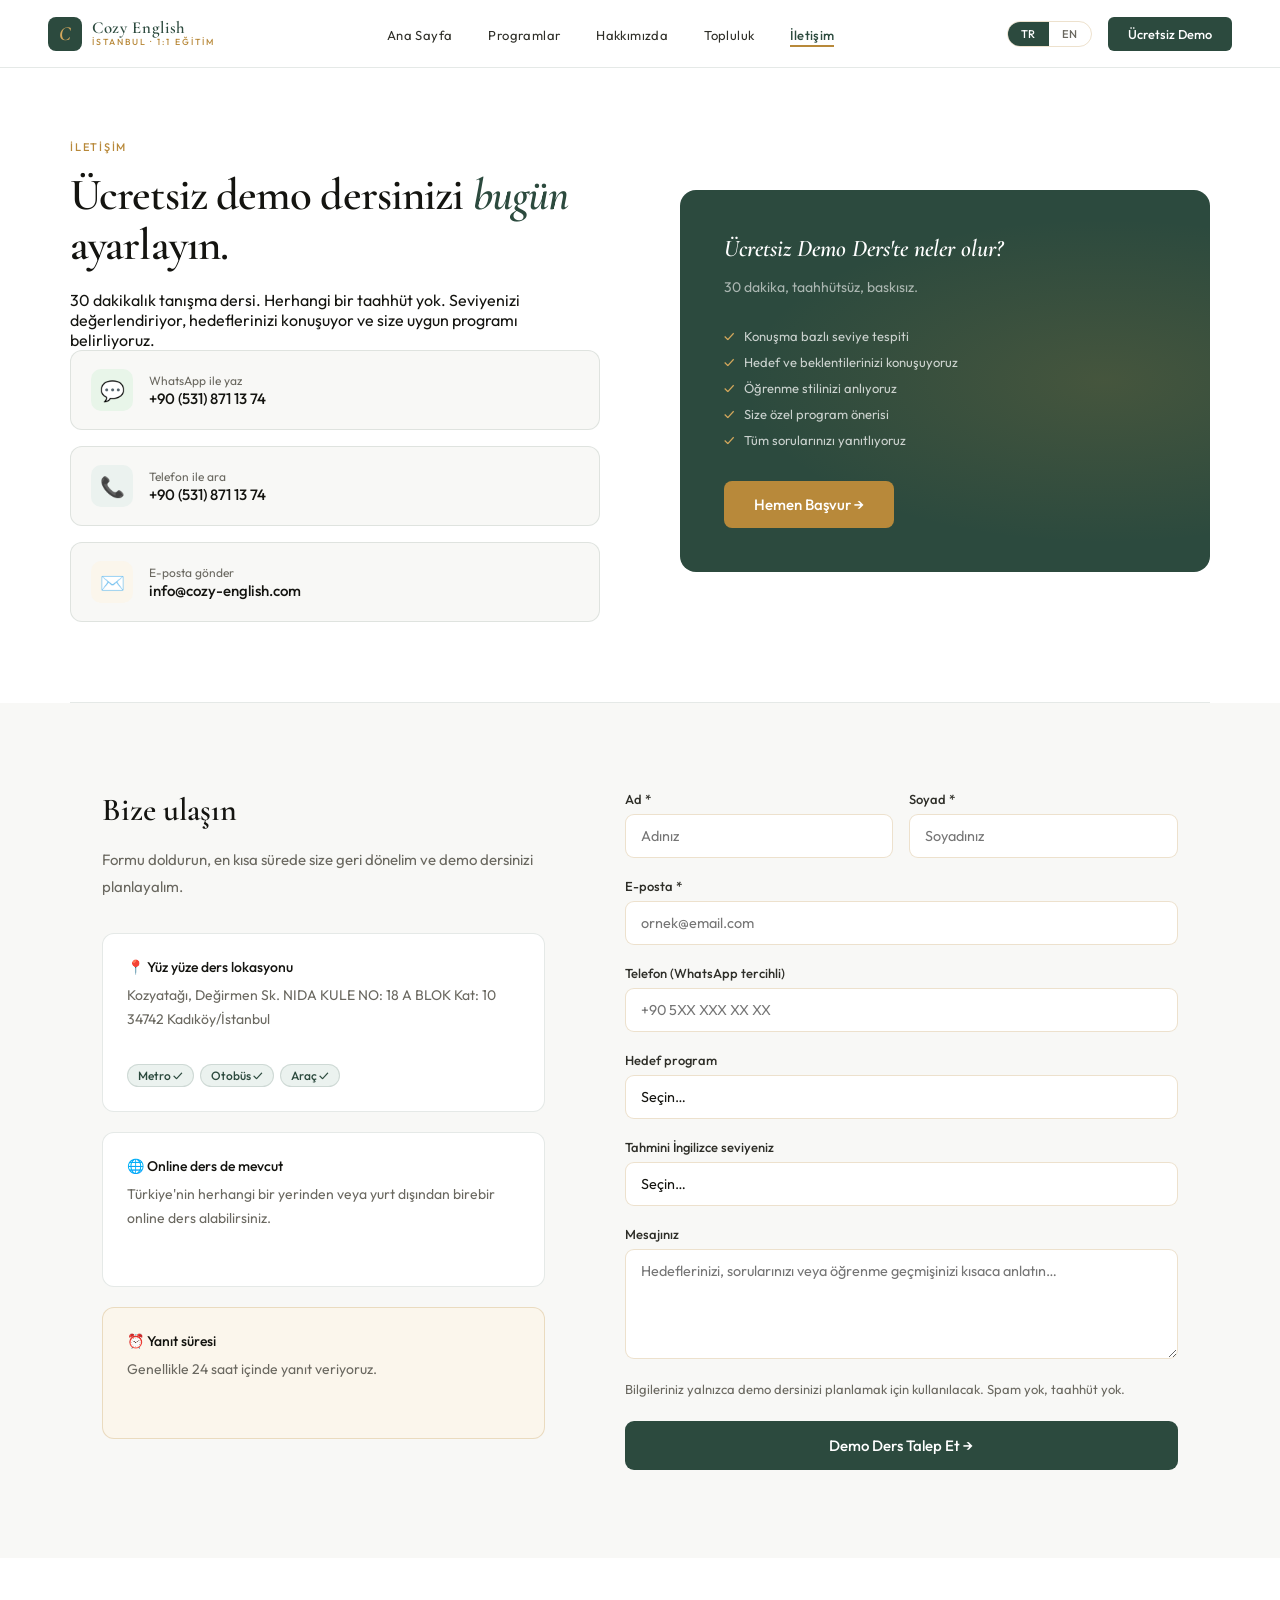
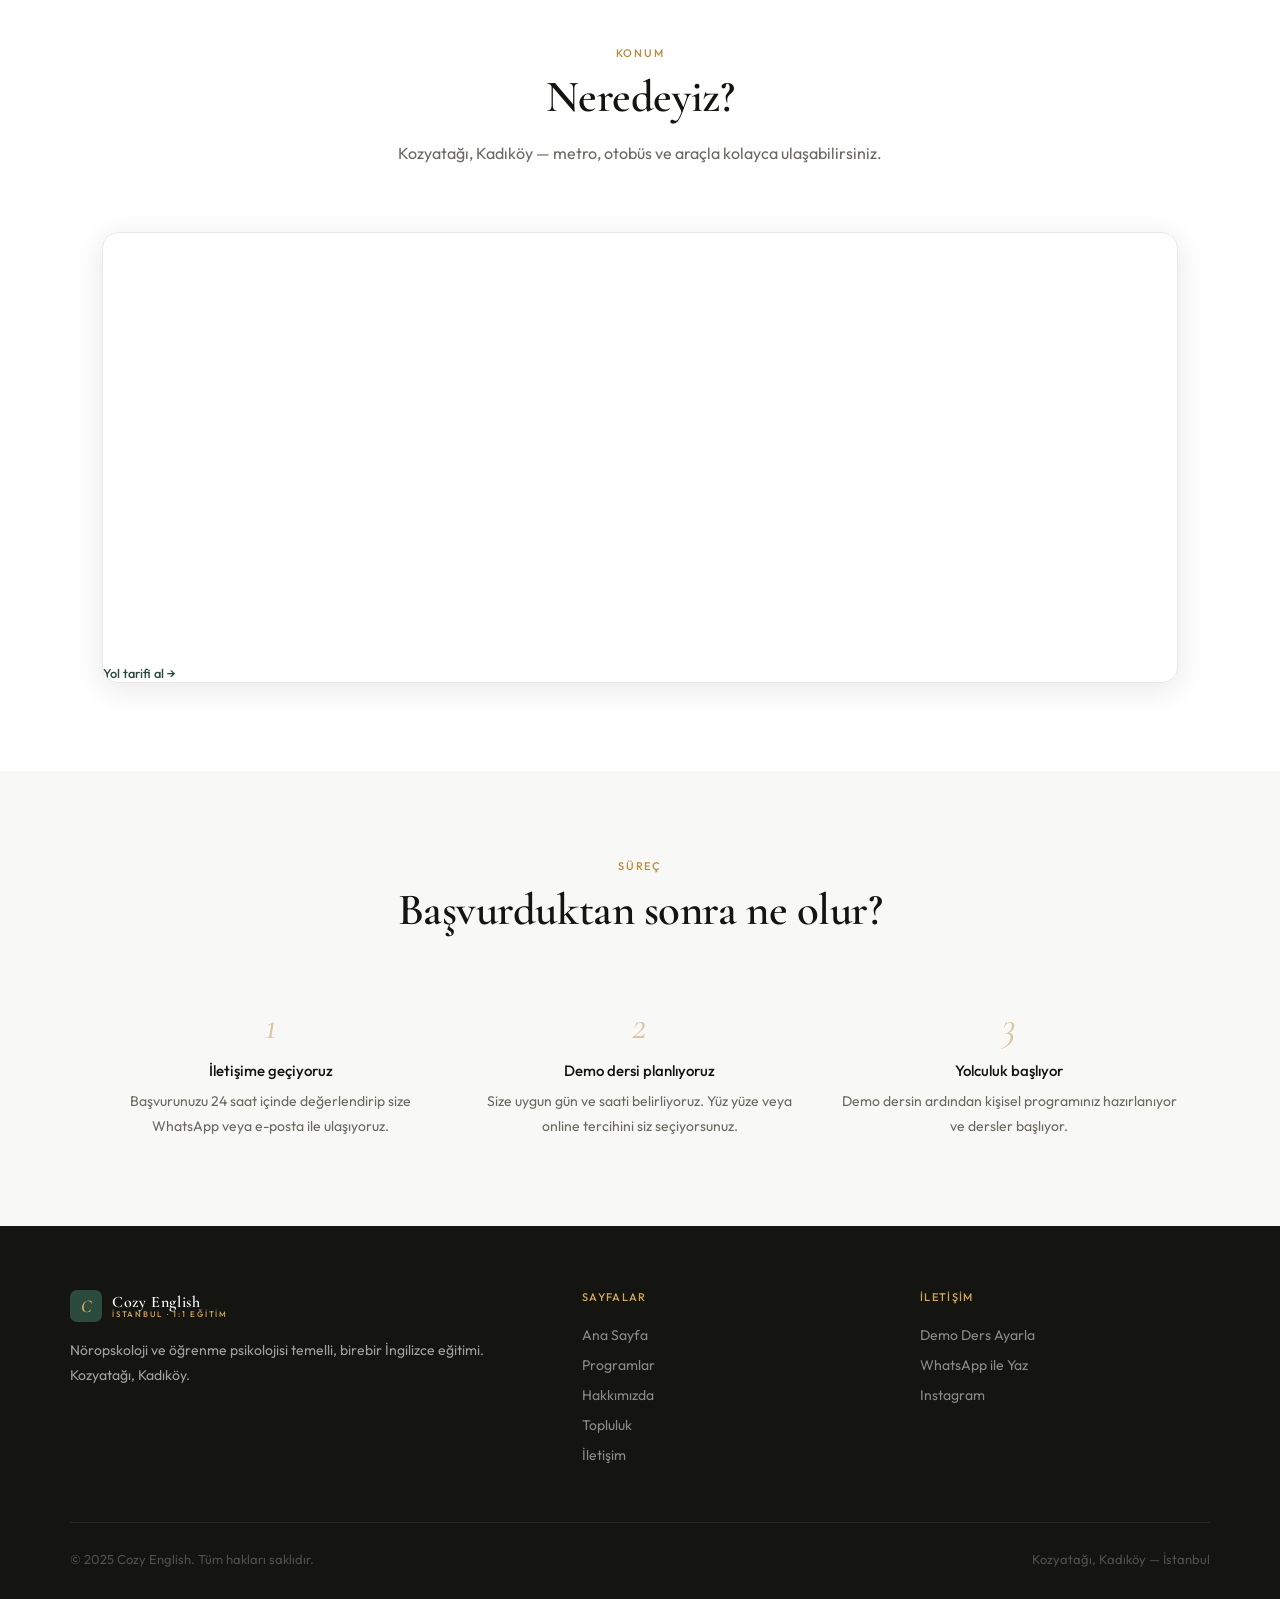
<file: contact.html>
<!DOCTYPE html>
<html lang="tr">
<head>
  <meta charset="UTF-8" />
  <meta name="viewport" content="width=device-width, initial-scale=1.0" />
  <title>İletişim — Cozy English</title>
  <link rel="stylesheet" href="css/style.css" />
  <style>
    .contact-hero { background: var(--white); padding: 4.5rem 2rem 0; }
    .contact-hero-inner {
      max-width: 1140px; margin: 0 auto;
      display: grid; grid-template-columns: 1fr 1fr;
      gap: 5rem; align-items: center; padding-bottom: 5rem;
      border-bottom: 1px solid var(--border);
    }
    .contact-eyebrow { font-size: 0.6875rem; font-weight: 500; letter-spacing: 0.16em; text-transform: uppercase; color: var(--gold); margin-bottom: 1rem; display: block; }
    .contact-hero h1 {
      font-family: 'Cormorant Garamond', serif;
      font-size: clamp(2rem, 3.5vw, 3rem); font-weight: 600; line-height: 1.12;
      color: var(--ink); letter-spacing: -0.02em; margin-bottom: 1.25rem;
    }
    .contact-hero h1 em { font-style: italic; color: var(--forest); }
    .contact-hero > div > div > p { font-size: 1rem; line-height: 1.85; color: var(--ink-light); margin-bottom: 2rem; }

    .contact-methods { display: flex; flex-direction: column; gap: 1rem; }
    .contact-method {
      display: flex; align-items: center; gap: 16px;
      padding: 1.125rem 1.25rem;
      background: var(--pearl); border: 1px solid var(--border);
      border-radius: 12px; text-decoration: none; transition: all 0.3s;
    }
    .contact-method:hover { border-color: var(--border-gold); box-shadow: var(--shadow-md); transform: translateX(5px); background: var(--white); }
    .method-icon { width: 42px; height: 42px; border-radius: 10px; display: flex; align-items: center; justify-content: center; font-size: 1.25rem; flex-shrink: 0; }
    .method-icon.wa { background: #e8f5e9; }
    .method-icon.ph { background: var(--forest-pale); }
    .method-icon.em { background: var(--gold-pale); }
    .method-label { font-size: 0.75rem; color: var(--ink-light); margin-bottom: 1px; }
    .method-value { font-size: 0.9375rem; font-weight: 500; color: var(--ink); }

    /* Demo banner */
    .demo-banner {
      background: var(--forest); padding: 2.75rem;
      border-radius: 16px; position: relative; overflow: hidden;
    }
    .demo-banner::before {
      content: ''; position: absolute; inset: 0;
      background: radial-gradient(ellipse at 80% 50%, rgba(184,137,58,0.18) 0%, transparent 60%);
    }
    .demo-banner-inner { position: relative; z-index: 1; }
    .demo-banner h3 {
      font-family: 'Cormorant Garamond', serif;
      font-size: 1.5rem; font-weight: 600; font-style: italic;
      color: var(--white); margin-bottom: 0.75rem;
    }
    .demo-banner p { font-size: 0.875rem; line-height: 1.75; color: rgba(255,255,255,0.6); margin-bottom: 1.5rem; }
    .demo-list { list-style: none; margin-bottom: 1.75rem; }
    .demo-list li { font-size: 0.8125rem; color: rgba(255,255,255,0.75); padding: 5px 0; display: flex; align-items: center; gap: 10px; }
    .demo-list li::before { content: '✓'; color: var(--gold-light); font-weight: 500; }

    /* Form section */
    .form-section { padding: 5.5rem 0; background: var(--pearl); }
    .form-wrap { max-width: 1140px; margin: 0 auto; padding: 0 2rem; display: grid; grid-template-columns: 1fr 1.25fr; gap: 5rem; }
    .form-info h2 {
      font-family: 'Cormorant Garamond', serif;
      font-size: 2rem; font-weight: 600; color: var(--ink); margin-bottom: 1rem; line-height: 1.2;
    }
    .form-info p { font-size: 0.9375rem; line-height: 1.85; color: var(--ink-light); margin-bottom: 2rem; }

    .info-card {
      background: var(--white); border: 1px solid var(--border);
      border-radius: 12px; padding: 1.5rem; margin-bottom: 1.25rem;
      transition: all 0.2s;
    }
    .info-card:hover { border-color: var(--border-gold); }
    .info-card h4 { font-size: 0.875rem; font-weight: 500; color: var(--ink); margin-bottom: 0.5rem; }
    .info-card p { font-size: 0.875rem; line-height: 1.7; color: var(--ink-light); }
    .transport-tags { display: flex; flex-wrap: wrap; gap: 6px; margin-top: 0.75rem; }
    .transport-tag { background: var(--forest-pale); border: 1px solid rgba(44,74,62,0.15); border-radius: 20px; font-size: 0.75rem; color: var(--forest); font-weight: 500; padding: 3px 10px; }

    /* Form */
    .contact-form { display: flex; flex-direction: column; gap: 1.25rem; }
    .form-row { display: grid; grid-template-columns: 1fr 1fr; gap: 1rem; }
    .field { display: flex; flex-direction: column; gap: 7px; }
    .field label { font-size: 0.8125rem; font-weight: 500; color: var(--ink-mid); }
    .field input, .field select, .field textarea {
      padding: 12px 15px;
      border: 1.5px solid var(--border-gold);
      border-radius: 9px; font-family: 'Outfit', sans-serif;
      font-size: 0.9rem; color: var(--ink); background: var(--white);
      transition: border-color 0.2s, box-shadow 0.2s; outline: none;
    }
    .field input:focus, .field select:focus, .field textarea:focus {
      border-color: var(--forest);
      box-shadow: 0 0 0 3px rgba(44,74,62,0.08);
    }
    .field textarea { min-height: 110px; resize: vertical; }
    .field select { appearance: none; cursor: pointer; }
    .form-note { font-size: 0.8125rem; color: var(--ink-light); line-height: 1.65; }

    .submit-btn {
      display: flex; align-items: center; justify-content: center; gap: 8px;
      padding: 15px;
      background: var(--forest); color: var(--white);
      border: none; border-radius: 9px;
      font-family: 'Outfit', sans-serif; font-size: 0.9375rem; font-weight: 500;
      cursor: pointer; transition: all 0.25s;
    }
    .submit-btn:hover { background: var(--forest-light); transform: translateY(-2px); box-shadow: 0 8px 25px rgba(44,74,62,0.25); }

    .success-msg { display: none; background: var(--forest-pale); border: 1px solid rgba(44,74,62,0.2); border-radius: 12px; padding: 2rem; text-align: center; }
    .success-msg.visible { display: block; }
    .success-msg h3 { font-family: 'Cormorant Garamond', serif; font-size: 1.375rem; font-weight: 600; color: var(--forest); margin-bottom: 0.5rem; }
    .success-msg p { font-size: 0.875rem; color: var(--forest); opacity: 0.8; line-height: 1.7; }

    /* MAP SECTION */
    .map-section { padding: 5.5rem 0; background: var(--white); }
    .map-container {
      border-radius: 16px; overflow: hidden;
      border: 1px solid var(--border);
      box-shadow: var(--shadow-md);
      position: relative;
    }
    .map-container iframe { display: block; width: 100%; height: 420px; border: none; }
    .map-overlay {
      position: absolute; top: 1.25rem; left: 1.25rem;
      background: var(--white); border-radius: 12px;
      padding: 1rem 1.25rem; box-shadow: var(--shadow-md);
      max-width: 220px;
    }
    .map-overlay h4 { font-size: 0.875rem; font-weight: 600; color: var(--ink); margin-bottom: 4px; }
    .map-overlay p { font-size: 0.8rem; color: var(--ink-light); line-height: 1.5; }
    .map-directions {
      display: inline-flex; align-items: center; gap: 6px;
      margin-top: 0.75rem; font-size: 0.8rem; font-weight: 500;
      color: var(--forest); text-decoration: none; transition: gap 0.2s;
    }
    .map-directions:hover { gap: 8px; }

    /* What to expect */
    .expect-section { padding: 5.5rem 0; background: var(--pearl); }
    .expect-grid { display: grid; grid-template-columns: repeat(3, 1fr); gap: 2rem; }
    .expect-item { text-align: center; }
    .expect-num { font-family: 'Cormorant Garamond', serif; font-size: 2.5rem; font-weight: 400; font-style: italic; color: var(--gold); margin-bottom: 0.75rem; opacity: 0.45; }
    .expect-item h4 { font-size: 0.9375rem; font-weight: 500; color: var(--ink); margin-bottom: 0.6rem; }
    .expect-item p { font-size: 0.875rem; line-height: 1.75; color: var(--ink-light); }

    @media (max-width: 900px) {
      .contact-hero-inner { grid-template-columns: 1fr; gap: 2.5rem; }
      .form-wrap { grid-template-columns: 1fr; gap: 2.5rem; }
      .form-row { grid-template-columns: 1fr; }
      .expect-grid { grid-template-columns: 1fr; }
      .map-overlay { display: none; }
    }
  </style>
</head>
<body>

<nav>
  <a href="index.html" class="nav-logo">
    <div class="logo-mark"></div>
    <div class="logo-text">
      <span class="logo-text-top">Cozy English</span>
      <span class="logo-text-bottom">İstanbul · 1:1 Eğitim</span>
    </div>
  </a>
  <ul class="nav-links">
    <li><a href="index.html" data-i18n="nav_home">Ana Sayfa</a></li>
    <li><a href="programs.html" data-i18n="nav_programs">Programlar</a></li>
    <li><a href="about.html" data-i18n="nav_about">Hakkımızda</a></li>
    <li><a href="community.html" data-i18n="nav_community">Topluluk</a></li>
    <li><a href="contact.html" data-i18n="nav_contact">İletişim</a></li>
  </ul>
  <div class="nav-right">
    <div class="lang-toggle">
      <button class="lang-btn" data-lang="tr">TR</button>
      <button class="lang-btn" data-lang="en">EN</button>
    </div>
    <a href="contact.html" class="btn-nav" data-i18n="nav_cta">Ücretsiz Demo</a>
    <button class="hamburger" aria-label="Menü"><span></span><span></span><span></span></button>
  </div>
</nav>

<div class="mobile-menu">
  <a href="index.html" data-nav data-i18n="nav_home">Ana Sayfa</a>
  <a href="programs.html" data-nav data-i18n="nav_programs">Programlar</a>
  <a href="about.html" data-nav data-i18n="nav_about">Hakkımızda</a>
  <a href="community.html" data-nav data-i18n="nav_community">Topluluk</a>
  <a href="contact.html" data-nav data-i18n="nav_contact">İletişim</a>
  <div class="mobile-menu-bottom">
    <a href="contact.html" class="btn-primary">Ücretsiz Demo</a>
    <div class="lang-toggle">
      <button class="lang-btn" data-lang="tr">TR</button>
      <button class="lang-btn" data-lang="en">EN</button>
    </div>
  </div>
</div>

<div class="page-wrap">

  <section class="contact-hero">
    <div class="contact-hero-inner">
      <div class="reveal">
        <span class="contact-eyebrow">İletişim</span>
        <h1>Ücretsiz demo dersinizi <em>bugün</em> ayarlayın.</h1>
        <div>
          <p>30 dakikalık tanışma dersi. Herhangi bir taahhüt yok. Seviyenizi değerlendiriyor, hedeflerinizi konuşuyor ve size uygun programı belirliyoruz.</p>
        </div>
        <div class="contact-methods">
          <a href="https://wa.me/message/UEG72BPUYWA7I1" target="_blank" rel="noopener" class="contact-method">
  <div class="method-icon wa">💬</div>
  <div>
    <p class="method-label">WhatsApp ile yaz</p>
    <p class="method-value">+90 (531) 871 13 74</p>
  </div>
</a>
          <!-- ✅ Phone — replace with real number -->
          <a href="tel:+905318711374" class="contact-method">
            <div class="method-icon ph">📞</div>
            <div><p class="method-label">Telefon ile ara</p><p class="method-value">+90 (531) 871 13 74</p></div>
          </a>
          <!-- ✅ Email — clicking opens default mail app -->
          <a href="mailto:info@cozy-english.com" class="contact-method">
            <div class="method-icon em">✉️</div>
            <div><p class="method-label">E-posta gönder</p><p class="method-value">info@cozy-english.com</p></div>
          </a>
        </div>
      </div>

      <div class="reveal reveal-delay-2">
        <div class="demo-banner">
          <div class="demo-banner-inner">
            <h3>Ücretsiz Demo Ders'te neler olur?</h3>
            <p>30 dakika, taahhütsüz, baskısız.</p>
            <ul class="demo-list">
              <li>Konuşma bazlı seviye tespiti</li>
              <li>Hedef ve beklentilerinizi konuşuyoruz</li>
              <li>Öğrenme stilinizi anlıyoruz</li>
              <li>Size özel program önerisi</li>
              <li>Tüm sorularınızı yanıtlıyoruz</li>
            </ul>
            <a href="#form" class="btn-gold">Hemen Başvur →</a>
          </div>
        </div>
      </div>
    </div>
  </section>

  <!-- ── FORM ── -->
  <section class="form-section" id="form">
    <div class="form-wrap">
      <div class="form-info reveal">
        <h2>Bize ulaşın</h2>
        <p>Formu doldurun, en kısa sürede size geri dönelim ve demo dersinizi planlayalım.</p>

        <div class="info-card">
          <h4>📍 Yüz yüze ders lokasyonu</h4>
          <p>Kozyatağı, Değirmen Sk. 
            NIDA KULE NO: 18 A BLOK Kat: 10
            34742 Kadıköy/İstanbul</p>
          <div class="transport-tags">
            <span class="transport-tag">Metro ✓</span>
            <span class="transport-tag">Otobüs ✓</span>
            <span class="transport-tag">Araç ✓</span>
          </div>
        </div>

        <div class="info-card">
          <h4>🌐 Online ders de mevcut</h4>
          <p>Türkiye'nin herhangi bir yerinden veya yurt dışından birebir online ders alabilirsiniz.</p>
        </div>

        <div class="info-card" style="background:var(--gold-pale);border-color:var(--border-gold);">
          <h4>⏰ Yanıt süresi</h4>
          <p>Genellikle 24 saat içinde yanıt veriyoruz.</p>
        </div>
      </div>

      <div class="reveal reveal-delay-2">
        <form class="contact-form" id="contactForm">
          <div class="form-row">
            <div class="field"><label for="fname">Ad *</label><input type="text" id="fname" placeholder="Adınız" required /></div>
            <div class="field"><label for="lname">Soyad *</label><input type="text" id="lname" placeholder="Soyadınız" required /></div>
          </div>
          <div class="field"><label for="email">E-posta *</label><input type="email" id="email" placeholder="ornek@email.com" required /></div>
          <div class="field"><label for="phone">Telefon (WhatsApp tercihli)</label><input type="tel" id="phone" placeholder="+90 5XX XXX XX XX" /></div>
          <div class="field">
            <label for="goal">Hedef program</label>
            <select id="goal">
              <option value="">Seçin…</option>
              <option>Business English</option>
              <option>Conversational & Fluency</option>
              <option>Travel & International Life</option>
              <option>Emin değilim, öneri istiyorum</option>
            </select>
          </div>
          <div class="field">
            <label for="level">Tahmini İngilizce seviyeniz</label>
            <select id="level">
              <option value="">Seçin…</option>
              <option>Başlangıç (A1–A2)</option>
              <option>Orta (B1–B2)</option>
              <option>İleri (C1–C2)</option>
              <option>Bilmiyorum</option>
            </select>
          </div>
          <div class="field"><label for="message">Mesajınız</label><textarea id="message" placeholder="Hedeflerinizi, sorularınızı veya öğrenme geçmişinizi kısaca anlatın…"></textarea></div>
          <p class="form-note">Bilgileriniz yalnızca demo dersinizi planlamak için kullanılacak. Spam yok, taahhüt yok.</p>
          <button type="submit" class="submit-btn">Demo Ders Talep Et →</button>
        </form>
        <div class="success-msg" id="successMsg">
          <h3>Talebiniz alındı!</h3>
          <p>En kısa sürede sizinle iletişime geçeceğiz. WhatsApp üzerinden de ulaşabilirsiniz.</p>
        </div>
      </div>
    </div>
  </section>

<!-- ── MAP ── -->
<section class="map-section">
  <div class="container">
    <div class="section-header reveal">
      <span class="section-label">Konum</span>
      <h2 class="section-title">Neredeyiz?</h2>
      <p class="section-sub">Kozyatağı, Kadıköy — metro, otobüs ve araçla kolayca ulaşabilirsiniz.</p>
    </div>
    <div class="map-container reveal">
      <!-- Google Maps embed — Cozy English, Kozyatağı -->
      <iframe
        src="https://www.google.com/maps/embed?pb=!1m18!1m12!1m3!1d599.6464778676409!2d29.09871077792003!3d40.97387932649502!2m3!1f0!2f0!3f0!3m2!1i1024!2i768!4f13.1!3m3!1m2!1s0x14cac7c263cbfc7f%3A0xf7c09c2563a38ba9!2sCozy%20English!5e0!3m2!1sen!2str!4v1776251002850!5m2!1sen!2str"
        width="800"
        height="600"
        style="border:0;"
        allowfullscreen=""
        loading="lazy"
        referrerpolicy="no-referrer-when-downgrade"
        title="Cozy English Konum — Kozyatağı, Kadıköy">
      </iframe>
        <a
          href="https://www.google.com/maps/dir/?api=1&destination=Kozyata%C4%9F%C4%B1%2C+Kad%C4%B1k%C3%B6y%2C+%C4%B0stanbul"
          target="_blank" rel="noopener"
          class="map-directions">
          Yol tarifi al →
        </a>
      </div>
    </div>
  </div>
</section>
  
  <!-- ── WHAT TO EXPECT ── -->
  <section class="expect-section">
    <div class="container">
      <div class="section-header reveal">
        <span class="section-label">Süreç</span>
        <h2 class="section-title">Başvurduktan sonra ne olur?</h2>
      </div>
      <div class="expect-grid">
        <div class="expect-item reveal reveal-delay-1">
          <div class="expect-num">1</div>
          <h4>İletişime geçiyoruz</h4>
          <p>Başvurunuzu 24 saat içinde değerlendirip size WhatsApp veya e-posta ile ulaşıyoruz.</p>
        </div>
        <div class="expect-item reveal reveal-delay-2">
          <div class="expect-num">2</div>
          <h4>Demo dersi planlıyoruz</h4>
          <p>Size uygun gün ve saati belirliyoruz. Yüz yüze veya online tercihini siz seçiyorsunuz.</p>
        </div>
        <div class="expect-item reveal reveal-delay-3">
          <div class="expect-num">3</div>
          <h4>Yolculuk başlıyor</h4>
          <p>Demo dersin ardından kişisel programınız hazırlanıyor ve dersler başlıyor.</p>
        </div>
      </div>
    </div>
  </section>

</div>

<footer>
  <div class="footer-inner">
    <div class="footer-brand">
      <div class="footer-logo">
        <div class="footer-logo-mark"></div>
        <div class="logo-text">
          <span class="footer-logo-text-top">Cozy English</span>
          <span class="footer-logo-text-bottom">İstanbul · 1:1 Eğitim</span>
        </div>
      </div>
      <p>Nöropskoloji ve öğrenme psikolojisi temelli, birebir İngilizce eğitimi. Kozyatağı, Kadıköy.</p>
    </div>
    <div class="footer-col"><h4>Sayfalar</h4><ul><li><a href="index.html">Ana Sayfa</a></li><li><a href="programs.html">Programlar</a></li><li><a href="about.html">Hakkımızda</a></li><li><a href="community.html">Topluluk</a></li><li><a href="contact.html">İletişim</a></li></ul></div>
    <div class="footer-col"><h4>İletişim</h4><ul><li><a href="contact.html">Demo Ders Ayarla</a></li><li><a href="https://wa.me/90XXXXXXXXXX" target="_blank" rel="noopener">WhatsApp ile Yaz</a></li><li><a href="https://instagram.com/" target="_blank" rel="noopener">Instagram</a></li></ul></div>
  </div>
  <div class="footer-bottom"><span>© 2025 Cozy English. Tüm hakları saklıdır.</span><span>Kozyatağı, Kadıköy — İstanbul</span></div>
</footer>

<script src="js/main.js"></script>
<script>
  document.getElementById('contactForm').addEventListener('submit', function(e) {
    e.preventDefault();
    this.style.display = 'none';
    document.getElementById('successMsg').classList.add('visible');
  });
</script>
</body>
</html>
</file>
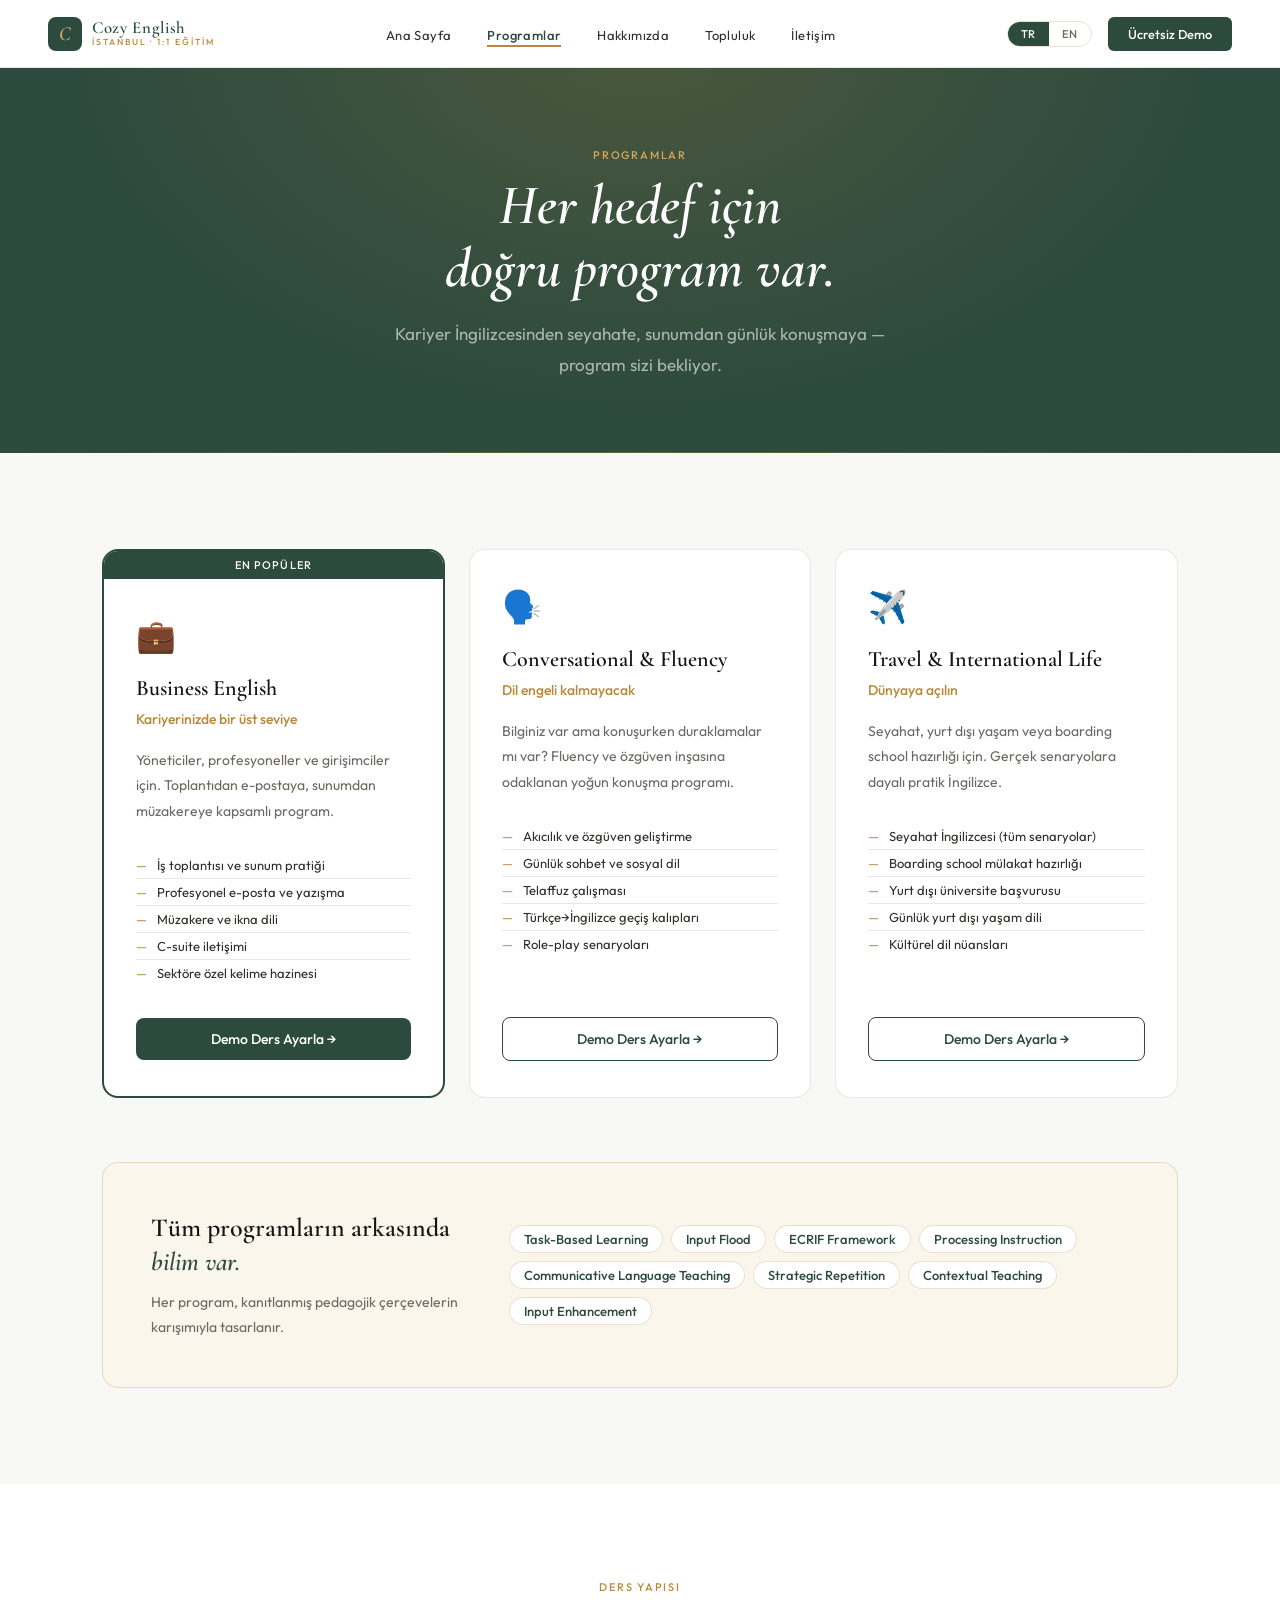
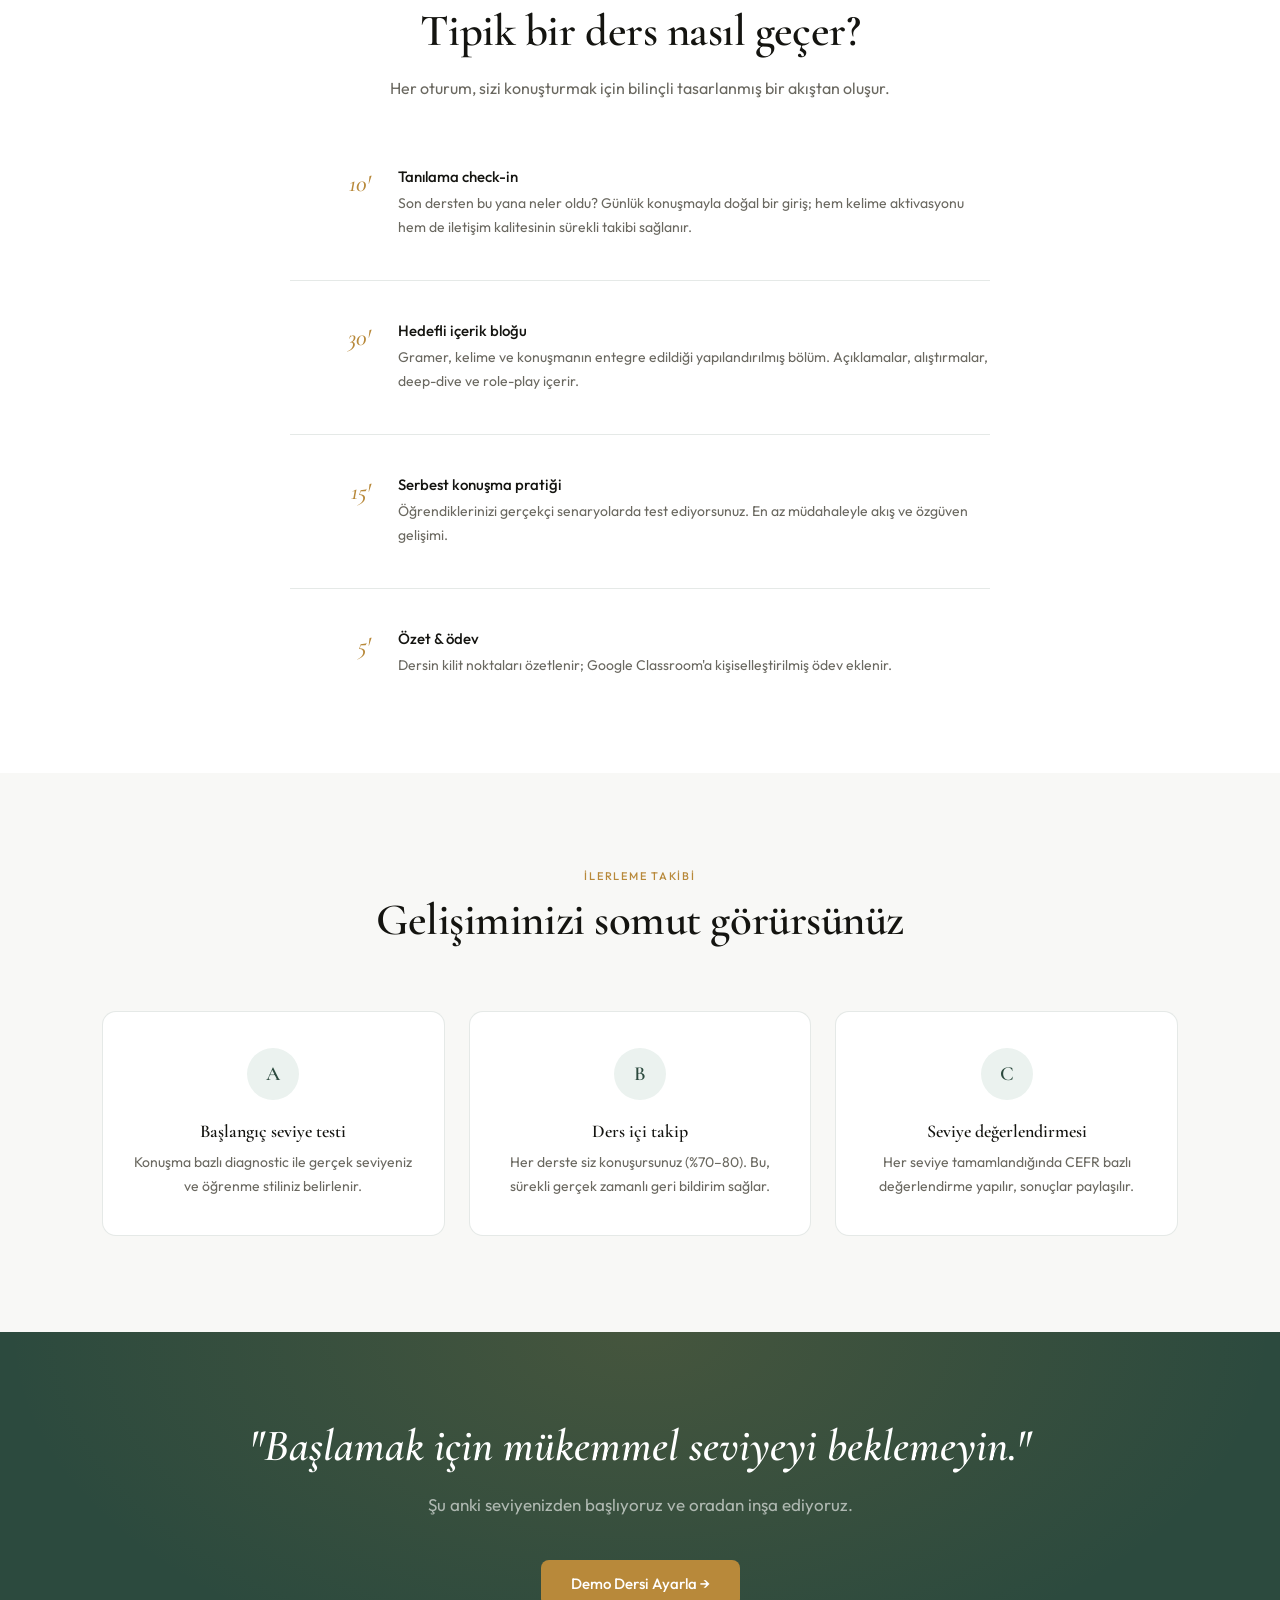
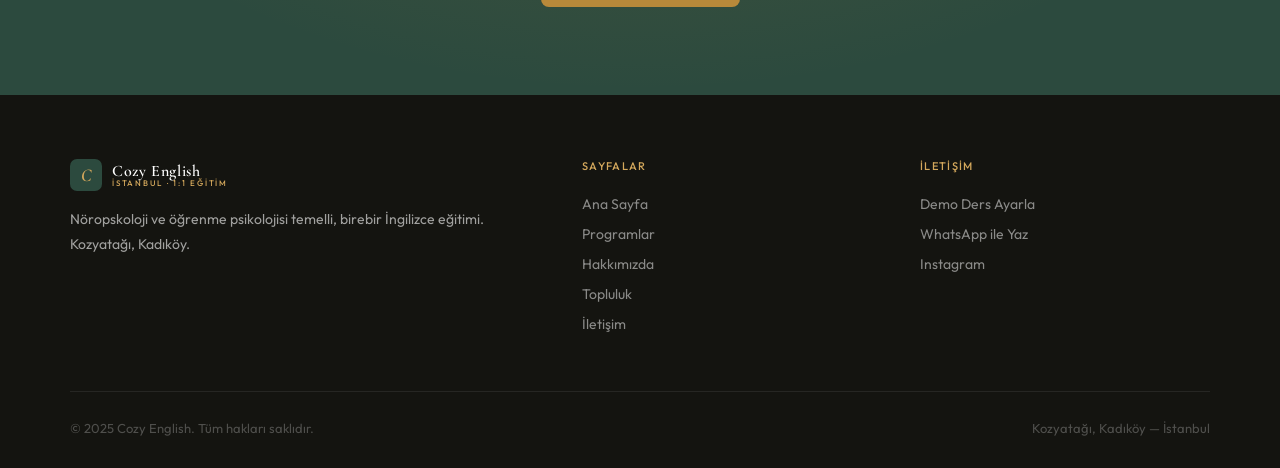
<file: programs.html>
<!DOCTYPE html>
<html lang="tr">
<head>
  <meta charset="UTF-8" />
  <meta name="viewport" content="width=device-width, initial-scale=1.0" />
  <title>Programlar — Cozy English</title>
  <link rel="stylesheet" href="css/style.css" />
  <style>
    .programs-section { padding: 6rem 0; background: var(--pearl); }

    .prog-grid {
      display: grid; grid-template-columns: repeat(3, 1fr);
      gap: 1.5rem; margin-bottom: 4rem;
    }

    .prog-card {
      background: var(--white);
      border: 1px solid var(--border);
      border-radius: 16px; overflow: hidden;
      transition: all 0.35s cubic-bezier(0.22,1,0.36,1);
      display: flex; flex-direction: column;
    }

    .prog-card:hover { transform: translateY(-6px); box-shadow: var(--shadow-lg); border-color: var(--border-gold); }

    .prog-card.featured { border: 2px solid var(--forest); }

    .prog-badge {
      background: var(--forest); color: var(--white);
      font-size: 0.6875rem; font-weight: 500;
      letter-spacing: 0.1em; text-transform: uppercase;
      padding: 7px 16px; text-align: center;
    }

    .prog-card-body { padding: 2.25rem 2rem; flex: 1; display: flex; flex-direction: column; }
    .prog-icon { font-size: 2rem; margin-bottom: 1.25rem; }

    .prog-card h3 {
      font-family: 'Cormorant Garamond', serif;
      font-size: 1.375rem; font-weight: 600; color: var(--ink); margin-bottom: 0.4rem;
    }

    .prog-card .tagline { font-size: 0.875rem; color: var(--gold); font-weight: 500; margin-bottom: 1rem; }
    .prog-card p { font-size: 0.875rem; line-height: 1.8; color: var(--ink-light); margin-bottom: 1.75rem; }

    .prog-features { list-style: none; margin-bottom: 2rem; flex: 1; }
    .prog-features li {
      font-size: 0.8125rem; color: var(--ink-mid);
      padding: 5px 0; display: flex; align-items: flex-start; gap: 10px;
      border-bottom: 1px solid var(--border);
    }
    .prog-features li:last-child { border-bottom: none; }
    .prog-features li::before { content: '—'; color: var(--gold); flex-shrink: 0; }

    .prog-cta {
      display: block; width: 100%; text-align: center;
      padding: 12px; background: var(--forest); color: var(--white);
      border: none; border-radius: 8px;
      font-family: 'Outfit', sans-serif; font-size: 0.875rem; font-weight: 500;
      cursor: pointer; text-decoration: none; transition: all 0.25s;
    }
    .prog-cta:hover { background: var(--forest-light); transform: translateY(-1px); }
    .prog-cta.outline { background: transparent; color: var(--forest); border: 1.5px solid var(--forest); }
    .prog-cta.outline:hover { background: var(--forest); color: var(--white); }

    /* Method strip */
    .method-strip {
      background: var(--gold-pale);
      border: 1px solid var(--border-gold);
      border-radius: 16px; padding: 3rem;
      display: grid; grid-template-columns: 1fr 2fr;
      gap: 3rem; align-items: center;
    }

    .method-strip h3 {
      font-family: 'Cormorant Garamond', serif;
      font-size: 1.625rem; font-weight: 600; color: var(--ink); line-height: 1.3;
    }
    .method-strip h3 em { font-style: italic; color: var(--forest); }
    .method-strip p { font-size: 0.875rem; color: var(--ink-light); line-height: 1.75; margin-top: 0.75rem; }

    .method-pills { display: flex; flex-wrap: wrap; gap: 8px; }
    .pill {
      background: var(--white); border: 1px solid var(--border-gold);
      border-radius: 20px; padding: 5px 14px;
      font-size: 0.8125rem; color: var(--forest); font-weight: 500;
      transition: all 0.2s;
    }
    .pill:hover { background: var(--forest); color: var(--white); }

    /* Session */
    .session-section { padding: 6rem 0; background: var(--white); }

    .session-timeline { max-width: 700px; margin: 0 auto; }

    .session-row {
      display: grid; grid-template-columns: 80px 1fr;
      gap: 1.75rem; align-items: start;
      margin-bottom: 2.5rem; padding-bottom: 2.5rem;
      border-bottom: 1px solid var(--border);
    }
    .session-row:last-child { border-bottom: none; margin-bottom: 0; padding-bottom: 0; }

    .session-time {
      font-family: 'Cormorant Garamond', serif;
      font-size: 1.5rem; font-weight: 500; font-style: italic;
      color: var(--gold); text-align: right; padding-top: 2px;
    }

    .session-content h4 { font-size: 0.9375rem; font-weight: 500; color: var(--ink); margin-bottom: 5px; }
    .session-content p { font-size: 0.875rem; line-height: 1.75; color: var(--ink-light); }

    /* Progress */
    .progress-section { padding: 6rem 0; background: var(--pearl); }

    .progress-grid { display: grid; grid-template-columns: repeat(3, 1fr); gap: 1.5rem; }

    .prog-step {
      text-align: center; padding: 2.25rem 1.75rem;
      background: var(--white); border: 1px solid var(--border);
      border-radius: 14px; transition: all 0.3s;
    }
    .prog-step:hover { transform: translateY(-4px); box-shadow: var(--shadow-md); border-color: var(--border-gold); }

    .prog-step-num {
      width: 52px; height: 52px; border-radius: 50%;
      background: var(--forest-pale); color: var(--forest);
      display: flex; align-items: center; justify-content: center;
      font-family: 'Cormorant Garamond', serif;
      font-size: 1.25rem; font-weight: 600;
      margin: 0 auto 1.25rem;
      transition: all 0.3s;
    }
    .prog-step:hover .prog-step-num { background: var(--forest); color: var(--white); }

    .prog-step h4 {
      font-family: 'Cormorant Garamond', serif;
      font-size: 1.125rem; font-weight: 600; color: var(--ink); margin-bottom: 0.6rem;
    }
    .prog-step p { font-size: 0.875rem; line-height: 1.7; color: var(--ink-light); }

    @media (max-width: 900px) {
      .prog-grid { grid-template-columns: 1fr; }
      .method-strip { grid-template-columns: 1fr; gap: 1.5rem; }
      .progress-grid { grid-template-columns: 1fr; }
    }
  </style>
</head>
<body>

<nav>
  <a href="index.html" class="nav-logo">
    <div class="logo-mark"></div>
    <div class="logo-text">
      <span class="logo-text-top">Cozy English</span>
      <span class="logo-text-bottom">İstanbul · 1:1 Eğitim</span>
    </div>
  </a>
  <ul class="nav-links">
    <li><a href="index.html" data-i18n="nav_home">Ana Sayfa</a></li>
    <li><a href="programs.html" data-i18n="nav_programs">Programlar</a></li>
    <li><a href="about.html" data-i18n="nav_about">Hakkımızda</a></li>
    <li><a href="community.html" data-i18n="nav_community">Topluluk</a></li>
    <li><a href="contact.html" data-i18n="nav_contact">İletişim</a></li>
  </ul>
  <div class="nav-right">
    <div class="lang-toggle">
      <button class="lang-btn" data-lang="tr">TR</button>
      <button class="lang-btn" data-lang="en">EN</button>
    </div>
    <a href="contact.html" class="btn-nav" data-i18n="nav_cta">Ücretsiz Demo</a>
    <button class="hamburger" aria-label="Menü"><span></span><span></span><span></span></button>
  </div>
</nav>

<div class="mobile-menu">
  <a href="index.html" data-nav data-i18n="nav_home">Ana Sayfa</a>
  <a href="programs.html" data-nav data-i18n="nav_programs">Programlar</a>
  <a href="about.html" data-nav data-i18n="nav_about">Hakkımızda</a>
  <a href="community.html" data-nav data-i18n="nav_community">Topluluk</a>
  <a href="contact.html" data-nav data-i18n="nav_contact">İletişim</a>
  <div class="mobile-menu-bottom">
    <a href="contact.html" class="btn-primary">Ücretsiz Demo</a>
    <div class="lang-toggle">
      <button class="lang-btn" data-lang="tr">TR</button>
      <button class="lang-btn" data-lang="en">EN</button>
    </div>
  </div>
</div>

<div class="page-wrap">

  <div class="page-hero">
    <div class="page-hero-inner">
      <span class="section-label">Programlar</span>
      <h1>Her hedef için<br>doğru program var.</h1>
      <p>Kariyer İngilizcesinden seyahate, sunumdan günlük konuşmaya — program sizi bekliyor.</p>
    </div>
  </div>

  <section class="programs-section">
    <div class="container">

      <div class="prog-grid">
        <div class="prog-card featured reveal reveal-delay-1">
          <div class="prog-badge">En Popüler</div>
          <div class="prog-card-body">
            <div class="prog-icon">💼</div>
            <h3>Business English</h3>
            <p class="tagline">Kariyerinizde bir üst seviye</p>
            <p>Yöneticiler, profesyoneller ve girişimciler için. Toplantıdan e-postaya, sunumdan müzakereye kapsamlı program.</p>
            <ul class="prog-features">
              <li>İş toplantısı ve sunum pratiği</li>
              <li>Profesyonel e-posta ve yazışma</li>
              <li>Müzakere ve ikna dili</li>
              <li>C-suite iletişimi</li>
              <li>Sektöre özel kelime hazinesi</li>
            </ul>
            <a href="contact.html" class="prog-cta">Demo Ders Ayarla →</a>
          </div>
        </div>

        <div class="prog-card reveal reveal-delay-2">
          <div class="prog-card-body">
            <div class="prog-icon">🗣️</div>
            <h3>Conversational & Fluency</h3>
            <p class="tagline">Dil engeli kalmayacak</p>
            <p>Bilginiz var ama konuşurken duraklamalar mı var? Fluency ve özgüven inşasına odaklanan yoğun konuşma programı.</p>
            <ul class="prog-features">
              <li>Akıcılık ve özgüven geliştirme</li>
              <li>Günlük sohbet ve sosyal dil</li>
              <li>Telaffuz çalışması</li>
              <li>Türkçe→İngilizce geçiş kalıpları</li>
              <li>Role-play senaryoları</li>
            </ul>
            <a href="contact.html" class="prog-cta outline">Demo Ders Ayarla →</a>
          </div>
        </div>

        <div class="prog-card reveal reveal-delay-3">
          <div class="prog-card-body">
            <div class="prog-icon">✈️</div>
            <h3>Travel & International Life</h3>
            <p class="tagline">Dünyaya açılın</p>
            <p>Seyahat, yurt dışı yaşam veya boarding school hazırlığı için. Gerçek senaryolara dayalı pratik İngilizce.</p>
            <ul class="prog-features">
              <li>Seyahat İngilizcesi (tüm senaryolar)</li>
              <li>Boarding school mülakat hazırlığı</li>
              <li>Yurt dışı üniversite başvurusu</li>
              <li>Günlük yurt dışı yaşam dili</li>
              <li>Kültürel dil nüansları</li>
            </ul>
            <a href="contact.html" class="prog-cta outline">Demo Ders Ayarla →</a>
          </div>
        </div>
      </div>

      <div class="method-strip reveal">
        <div>
          <h3>Tüm programların arkasında <em>bilim var.</em></h3>
          <p>Her program, kanıtlanmış pedagojik çerçevelerin karışımıyla tasarlanır.</p>
        </div>
        <div class="method-pills">
          <span class="pill">Task-Based Learning</span>
          <span class="pill">Input Flood</span>
          <span class="pill">ECRIF Framework</span>
          <span class="pill">Processing Instruction</span>
          <span class="pill">Communicative Language Teaching</span>
          <span class="pill">Strategic Repetition</span>
          <span class="pill">Contextual Teaching</span>
          <span class="pill">Input Enhancement</span>
        </div>
      </div>

    </div>
  </section>

  <section class="session-section">
    <div class="container">
      <div class="section-header reveal">
        <span class="section-label">Ders yapısı</span>
        <h2 class="section-title">Tipik bir ders nasıl geçer?</h2>
        <p class="section-sub">Her oturum, sizi konuşturmak için bilinçli tasarlanmış bir akıştan oluşur.</p>
      </div>
      <div class="session-timeline">
        <div class="session-row reveal">
          <div class="session-time">10'</div>
          <div class="session-content">
            <h4>Tanılama check-in</h4>
            <p>Son dersten bu yana neler oldu? Günlük konuşmayla doğal bir giriş; hem kelime aktivasyonu hem de iletişim kalitesinin sürekli takibi sağlanır.</p>
          </div>
        </div>
        <div class="session-row reveal">
          <div class="session-time">30'</div>
          <div class="session-content">
            <h4>Hedefli içerik bloğu</h4>
            <p>Gramer, kelime ve konuşmanın entegre edildiği yapılandırılmış bölüm. Açıklamalar, alıştırmalar, deep-dive ve role-play içerir.</p>
          </div>
        </div>
        <div class="session-row reveal">
          <div class="session-time">15'</div>
          <div class="session-content">
            <h4>Serbest konuşma pratiği</h4>
            <p>Öğrendiklerinizi gerçekçi senaryolarda test ediyorsunuz. En az müdahaleyle akış ve özgüven gelişimi.</p>
          </div>
        </div>
        <div class="session-row reveal">
          <div class="session-time">5'</div>
          <div class="session-content">
            <h4>Özet & ödev</h4>
            <p>Dersin kilit noktaları özetlenir; Google Classroom'a kişiselleştirilmiş ödev eklenir.</p>
          </div>
        </div>
      </div>
    </div>
  </section>

  <section class="progress-section">
    <div class="container">
      <div class="section-header reveal">
        <span class="section-label">İlerleme takibi</span>
        <h2 class="section-title">Gelişiminizi somut görürsünüz</h2>
      </div>
      <div class="progress-grid">
        <div class="prog-step reveal reveal-delay-1">
          <div class="prog-step-num">A</div>
          <h4>Başlangıç seviye testi</h4>
          <p>Konuşma bazlı diagnostic ile gerçek seviyeniz ve öğrenme stiliniz belirlenir.</p>
        </div>
        <div class="prog-step reveal reveal-delay-2">
          <div class="prog-step-num">B</div>
          <h4>Ders içi takip</h4>
          <p>Her derste siz konuşursunuz (%70–80). Bu, sürekli gerçek zamanlı geri bildirim sağlar.</p>
        </div>
        <div class="prog-step reveal reveal-delay-3">
          <div class="prog-step-num">C</div>
          <h4>Seviye değerlendirmesi</h4>
          <p>Her seviye tamamlandığında CEFR bazlı değerlendirme yapılır, sonuçlar paylaşılır.</p>
        </div>
      </div>
    </div>
  </section>

  <section class="cta-band" style="margin-top:0;">
    <div class="cta-band-inner reveal">
      <h2>"Başlamak için mükemmel seviyeyi beklemeyin."</h2>
      <p>Şu anki seviyenizden başlıyoruz ve oradan inşa ediyoruz.</p>
      <div class="cta-band-actions">
        <a href="contact.html" class="btn-gold">Demo Dersi Ayarla →</a>
      </div>
    </div>
  </section>

</div>

<footer>
  <div class="footer-inner">
    <div class="footer-brand">
      <div class="footer-logo">
        <div class="footer-logo-mark"></div>
        <div class="logo-text">
          <span class="footer-logo-text-top">Cozy English</span>
          <span class="footer-logo-text-bottom">İstanbul · 1:1 Eğitim</span>
        </div>
      </div>
      <p>Nöropskoloji ve öğrenme psikolojisi temelli, birebir İngilizce eğitimi. Kozyatağı, Kadıköy.</p>
    </div>
    <div class="footer-col">
      <h4>Sayfalar</h4>
      <ul>
        <li><a href="index.html">Ana Sayfa</a></li>
        <li><a href="programs.html">Programlar</a></li>
        <li><a href="about.html">Hakkımızda</a></li>
        <li><a href="community.html">Topluluk</a></li>
        <li><a href="contact.html">İletişim</a></li>
      </ul>
    </div>
    <div class="footer-col">
      <h4>İletişim</h4>
      <ul>
        <li><a href="contact.html">Demo Ders Ayarla</a></li>
        <li><a href="https://wa.me/90XXXXXXXXXX" target="_blank" rel="noopener">WhatsApp ile Yaz</a></li>
        <li><a href="https://instagram.com/" target="_blank" rel="noopener">Instagram</a></li>
      </ul>
    </div>
  </div>
  <div class="footer-bottom">
    <span>© 2025 Cozy English. Tüm hakları saklıdır.</span>
    <span>Kozyatağı, Kadıköy — İstanbul</span>
  </div>
</footer>

<script src="js/main.js"></script>
</body>
</html>
</file>
<file: css/style.css>
@import url('https://fonts.googleapis.com/css2?family=Cormorant+Garamond:ital,wght@0,400;0,500;0,600;0,700;1,400;1,600&family=Outfit:wght@300;400;500;600&display=swap');

:root {
  /* Updated palette — pearl whites replacing beige */
  --pearl: #F8F8F6;
  --pearl-mid: #F0F0EE;
  --pearl-dark: #E8E8E4;
  --white: #FFFFFF;
  --ink: #141410;
  --ink-mid: #2E2E28;
  --ink-light: #6A6860;
  --gold: #B8893A;
  --gold-light: #D4A85C;
  --gold-pale: #FBF6EC;
  --gold-glow: rgba(184,137,58,0.15);
  --forest: #2C4A3E;
  --forest-light: #3D6357;
  --forest-pale: #EBF2EF;
  --forest-glow: rgba(44,74,62,0.12);
  --border: rgba(44,74,62,0.12);
  --border-gold: rgba(184,137,58,0.25);
  --border-strong: rgba(184,137,58,0.4);
  --shadow-sm: 0 2px 12px rgba(20,20,16,0.06);
  --shadow-md: 0 6px 30px rgba(20,20,16,0.10);
  --shadow-lg: 0 16px 60px rgba(20,20,16,0.14);
  --shadow-gold: 0 8px 32px rgba(184,137,58,0.2);
}

* { margin: 0; padding: 0; box-sizing: border-box; }
html { font-size: 16px; scroll-behavior: smooth; }

body {
  font-family: 'Outfit', sans-serif;
  background: var(--pearl);
  color: var(--ink);
  min-height: 100vh;
  -webkit-font-smoothing: antialiased;
  overflow-x: hidden;
}

/* ── SCROLL ANIMATIONS ── */
.reveal {
  opacity: 0;
  transform: translateY(28px);
  transition: opacity 0.7s cubic-bezier(0.22,1,0.36,1), transform 0.7s cubic-bezier(0.22,1,0.36,1);
}
.reveal.visible { opacity: 1; transform: translateY(0); }
.reveal-delay-1 { transition-delay: 0.1s; }
.reveal-delay-2 { transition-delay: 0.2s; }
.reveal-delay-3 { transition-delay: 0.3s; }
.reveal-delay-4 { transition-delay: 0.4s; }
.reveal-delay-5 { transition-delay: 0.5s; }

/* ── NAVBAR ── */
nav {
  position: fixed; top: 0; left: 0; right: 0; z-index: 200;
  display: flex; align-items: center; justify-content: space-between;
  padding: 0 3rem;
  height: 68px;
  background: rgba(255,255,255,0.92);
  backdrop-filter: blur(16px);
  -webkit-backdrop-filter: blur(16px);
  border-bottom: 1px solid var(--border);
  transition: box-shadow 0.3s, background 0.3s;
}

nav.scrolled {
  background: rgba(255,255,255,0.97);
  box-shadow: var(--shadow-sm);
}

/* ── LOGO TREATMENT ── */
.nav-logo {
  text-decoration: none;
  display: flex; align-items: center; gap: 10px;
  flex-shrink: 0;
}

.logo-mark {
  width: 34px; height: 34px;
  background: var(--forest);
  border-radius: 8px;
  display: flex; align-items: center; justify-content: center;
  position: relative;
  transition: transform 0.3s;
}

.nav-logo:hover .logo-mark { transform: rotate(-4deg) scale(1.05); }

.logo-mark::before {
  content: 'C';
  font-family: 'Cormorant Garamond', serif;
  font-size: 1.25rem; font-weight: 600; font-style: italic;
  color: var(--gold-light);
  line-height: 1;
}

.logo-text {
  display: flex; flex-direction: column; line-height: 1.1;
}

.logo-text-top {
  font-family: 'Cormorant Garamond', serif;
  font-size: 1.05rem; font-weight: 600;
  color: var(--forest);
  letter-spacing: 0.04em;
  line-height: 1;
}

.logo-text-bottom {
  font-family: 'Outfit', sans-serif;
  font-size: 0.55rem; font-weight: 500;
  color: var(--gold);
  letter-spacing: 0.22em;
  text-transform: uppercase;
}

.nav-links {
  display: flex; align-items: center; gap: 2.25rem;
  list-style: none;
}

.nav-links a {
  font-size: 0.8125rem; font-weight: 400;
  color: var(--ink-mid);
  text-decoration: none;
  letter-spacing: 0.03em;
  transition: color 0.2s;
  position: relative; padding-bottom: 2px;
}

.nav-links a::after {
  content: '';
  position: absolute; bottom: -2px; left: 0;
  width: 0; height: 1.5px;
  background: var(--gold);
  transition: width 0.3s cubic-bezier(0.22,1,0.36,1);
}

.nav-links a:hover { color: var(--forest); }
.nav-links a:hover::after { width: 100%; }
.nav-links a.active { color: var(--forest); font-weight: 500; }
.nav-links a.active::after { width: 100%; }

.nav-right { display: flex; align-items: center; gap: 1rem; }

.lang-toggle {
  display: flex; align-items: center;
  border: 1px solid var(--border-gold);
  border-radius: 20px; overflow: hidden;
}

.lang-btn {
  padding: 5px 13px;
  background: transparent; border: none; cursor: pointer;
  font-family: 'Outfit', sans-serif;
  font-size: 0.7rem; font-weight: 500;
  color: var(--ink-light);
  transition: all 0.25s;
  letter-spacing: 0.05em;
}
.lang-btn.active { background: var(--forest); color: var(--white); }

.btn-nav {
  padding: 9px 20px;
  background: var(--forest);
  color: var(--white); border: none;
  border-radius: 6px;
  font-family: 'Outfit', sans-serif;
  font-size: 0.8rem; font-weight: 500;
  cursor: pointer; text-decoration: none;
  transition: all 0.25s;
  position: relative; overflow: hidden;
}

.btn-nav::after {
  content: '';
  position: absolute; inset: 0;
  background: rgba(255,255,255,0);
  transition: background 0.2s;
}

.btn-nav:hover { background: var(--forest-light); transform: translateY(-1px); box-shadow: var(--shadow-gold); }

/* ── MOBILE HAMBURGER ── */
.hamburger {
  display: none;
  flex-direction: column; justify-content: center;
  gap: 5px;
  background: none; border: none; cursor: pointer;
  padding: 4px; width: 32px; height: 32px;
  z-index: 300;
}

.hamburger span {
  display: block; width: 22px; height: 1.5px;
  background: var(--ink);
  transition: all 0.3s cubic-bezier(0.22,1,0.36,1);
  transform-origin: center;
}

.hamburger.open span:nth-child(1) { transform: translateY(6.5px) rotate(45deg); }
.hamburger.open span:nth-child(2) { opacity: 0; transform: scaleX(0); }
.hamburger.open span:nth-child(3) { transform: translateY(-6.5px) rotate(-45deg); }

/* ── MOBILE MENU ── */
.mobile-menu {
  display: none;
  position: fixed; top: 68px; left: 0; right: 0; bottom: 0;
  background: rgba(255,255,255,0.98);
  backdrop-filter: blur(20px);
  z-index: 199;
  flex-direction: column;
  padding: 2rem 2rem;
  gap: 0;
  transform: translateX(100%);
  transition: transform 0.4s cubic-bezier(0.22,1,0.36,1);
}

.mobile-menu.open {
  display: flex;
  transform: translateX(0);
}

.mobile-menu a {
  font-family: 'Cormorant Garamond', serif;
  font-size: 2rem; font-weight: 500;
  color: var(--ink);
  text-decoration: none;
  padding: 0.75rem 0;
  border-bottom: 1px solid var(--border);
  transition: color 0.2s, padding-left 0.2s;
}

.mobile-menu a:hover { color: var(--forest); padding-left: 8px; }

.mobile-menu-bottom {
  margin-top: auto;
  display: flex; gap: 1rem; align-items: center;
}

/* ── BUTTONS ── */
.btn-primary {
  display: inline-flex; align-items: center; gap: 8px;
  padding: 14px 30px;
  background: var(--forest); color: var(--white);
  border: none; border-radius: 8px;
  font-family: 'Outfit', sans-serif;
  font-size: 0.9375rem; font-weight: 500;
  cursor: pointer; text-decoration: none;
  transition: all 0.25s;
  position: relative; overflow: hidden;
}

.btn-primary::before {
  content: '';
  position: absolute; top: 0; left: -100%;
  width: 100%; height: 100%;
  background: linear-gradient(90deg, transparent, rgba(255,255,255,0.08), transparent);
  transition: left 0.5s;
}

.btn-primary:hover { background: var(--forest-light); transform: translateY(-2px); box-shadow: 0 8px 25px rgba(44,74,62,0.3); }
.btn-primary:hover::before { left: 100%; }

.btn-secondary {
  display: inline-flex; align-items: center; gap: 8px;
  padding: 13px 29px;
  background: transparent; color: var(--forest);
  border: 1.5px solid var(--forest);
  border-radius: 8px;
  font-family: 'Outfit', sans-serif;
  font-size: 0.9375rem; font-weight: 500;
  cursor: pointer; text-decoration: none;
  transition: all 0.25s;
}

.btn-secondary:hover { background: var(--forest); color: var(--white); transform: translateY(-2px); }

.btn-gold {
  display: inline-flex; align-items: center; gap: 8px;
  padding: 14px 30px;
  background: var(--gold); color: var(--white);
  border: none; border-radius: 8px;
  font-family: 'Outfit', sans-serif;
  font-size: 0.9375rem; font-weight: 500;
  cursor: pointer; text-decoration: none;
  transition: all 0.25s;
  animation: pulse-gold 3s ease-in-out infinite;
}

@keyframes pulse-gold {
  0%, 100% { box-shadow: 0 0 0 0 rgba(184,137,58,0); }
  50% { box-shadow: 0 0 0 8px rgba(184,137,58,0.15); }
}

.btn-gold:hover {
  background: var(--gold-light);
  transform: translateY(-2px);
  box-shadow: var(--shadow-gold);
  animation: none;
}

/* ── LAYOUT ── */
.page-wrap { padding-top: 68px; min-height: 100vh; }
.container { max-width: 1140px; margin: 0 auto; padding: 0 2rem; }

/* ── SECTION LABELS ── */
.section-label {
  font-size: 0.6875rem; font-weight: 500;
  letter-spacing: 0.16em; text-transform: uppercase;
  color: var(--gold); margin-bottom: 0.75rem;
  display: block;
}

/* ── PAGE HERO (shared across inner pages) ── */
.page-hero {
  background: var(--forest);
  padding: 5rem 2rem 4.5rem;
  text-align: center;
  position: relative; overflow: hidden;
}

.page-hero::before {
  content: '';
  position: absolute; inset: 0;
  background: radial-gradient(ellipse at 50% -10%, rgba(184,137,58,0.22) 0%, transparent 65%);
}

.page-hero::after {
  content: '';
  position: absolute; bottom: 0; left: 0; right: 0;
  height: 1px;
  background: linear-gradient(to right, transparent, rgba(184,137,58,0.4), transparent);
}

.page-hero-inner { position: relative; z-index: 1; }
.page-hero .section-label { color: var(--gold-light); }

.page-hero h1 {
  font-family: 'Cormorant Garamond', serif;
  font-size: clamp(2.25rem, 4.5vw, 3.5rem);
  font-weight: 600; font-style: italic;
  color: var(--white); line-height: 1.12;
  margin-bottom: 1.25rem;
}

.page-hero p {
  font-size: 1.0625rem; color: rgba(255,255,255,0.6);
  max-width: 560px; margin: 0 auto; line-height: 1.8;
}

/* ── SECTION HEADERS ── */
.section-header { text-align: center; margin-bottom: 4rem; }

.section-title {
  font-family: 'Cormorant Garamond', serif;
  font-size: clamp(2rem, 3.5vw, 2.875rem);
  font-weight: 600; color: var(--ink);
  line-height: 1.15; letter-spacing: -0.01em;
}

.section-sub {
  font-size: 1rem; color: var(--ink-light);
  line-height: 1.8; max-width: 560px;
  margin: 1rem auto 0;
}

/* ── CTA BAND ── */
.cta-band {
  background: var(--forest);
  padding: 5.5rem 2rem;
  text-align: center;
  position: relative; overflow: hidden;
}

.cta-band::before {
  content: '';
  position: absolute; inset: 0;
  background: radial-gradient(ellipse at 50% 0%, rgba(184,137,58,0.18) 0%, transparent 70%);
}

.cta-band-inner { position: relative; z-index: 1; }

.cta-band h2 {
  font-family: 'Cormorant Garamond', serif;
  font-size: clamp(2rem, 3.5vw, 2.875rem);
  font-weight: 600; font-style: italic;
  color: var(--white); line-height: 1.2;
  margin-bottom: 1rem;
}

.cta-band p {
  font-size: 1.0625rem; color: rgba(255,255,255,0.6);
  max-width: 520px; margin: 0 auto 2.5rem;
  line-height: 1.8;
}

.cta-band-actions { display: flex; justify-content: center; gap: 1rem; flex-wrap: wrap; }

/* ── FOOTER ── */
footer {
  background: var(--ink);
  color: rgba(255,255,255,0.6);
  padding: 4rem 2rem 2rem;
}

.footer-inner {
  max-width: 1140px; margin: 0 auto;
  display: grid; grid-template-columns: 1.6fr 1fr 1fr; gap: 3rem;
  padding-bottom: 3rem;
  border-bottom: 1px solid rgba(255,255,255,0.08);
}

.footer-logo {
  display: flex; align-items: center; gap: 10px;
  margin-bottom: 1rem;
}

.footer-logo-mark {
  width: 32px; height: 32px;
  background: var(--forest);
  border-radius: 7px;
  display: flex; align-items: center; justify-content: center;
}

.footer-logo-mark::before {
  content: 'C';
  font-family: 'Cormorant Garamond', serif;
  font-size: 1.125rem; font-weight: 600; font-style: italic;
  color: var(--gold-light);
}

.footer-logo-text-top {
  font-family: 'Cormorant Garamond', serif;
  font-size: 1rem; font-weight: 600;
  color: var(--white); letter-spacing: 0.04em;
  line-height: 1;
}

.footer-logo-text-bottom {
  font-family: 'Outfit', sans-serif;
  font-size: 0.5rem; font-weight: 500;
  color: var(--gold-light); letter-spacing: 0.22em;
  text-transform: uppercase;
}

.footer-brand p { font-size: 0.875rem; line-height: 1.75; }

.footer-col h4 {
  font-size: 0.6875rem; font-weight: 500;
  letter-spacing: 0.12em; text-transform: uppercase;
  color: var(--gold-light); margin-bottom: 1.25rem;
}

.footer-col ul { list-style: none; }
.footer-col li { margin-bottom: 0.625rem; }
.footer-col a {
  font-size: 0.875rem; color: rgba(255,255,255,0.5);
  text-decoration: none; transition: color 0.2s;
}
.footer-col a:hover { color: var(--white); }

.footer-bottom {
  max-width: 1140px; margin: 1.75rem auto 0;
  display: flex; justify-content: space-between; align-items: center;
  font-size: 0.8125rem; color: rgba(255,255,255,0.25);
  flex-wrap: wrap; gap: 0.5rem;
}

/* ── RESPONSIVE ── */
@media (max-width: 900px) {
  nav { padding: 0 1.25rem; }
  .nav-links { display: none; }
  .nav-right .btn-nav { display: none; }
  .hamburger { display: flex; }
  .footer-inner { grid-template-columns: 1fr; gap: 2rem; }
}

@media (max-width: 600px) {
  .container { padding: 0 1.25rem; }
}
</file>
